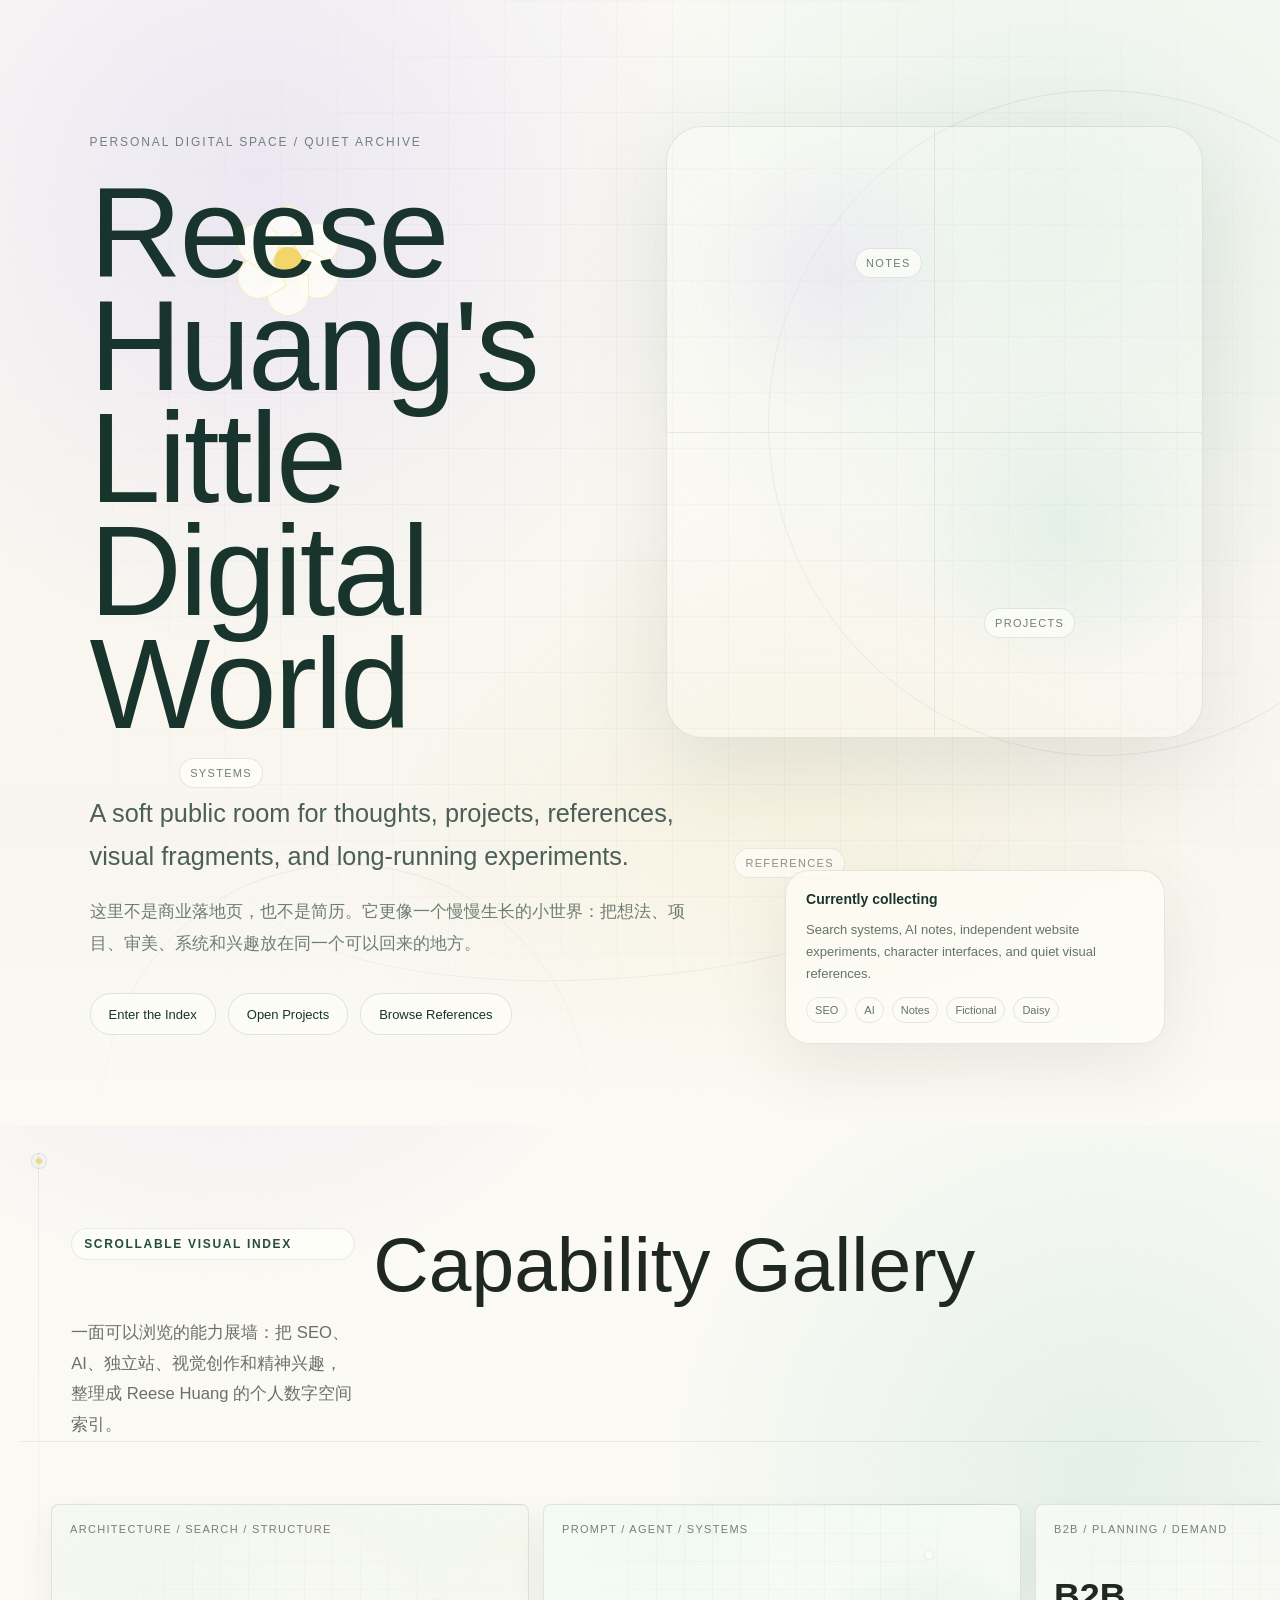
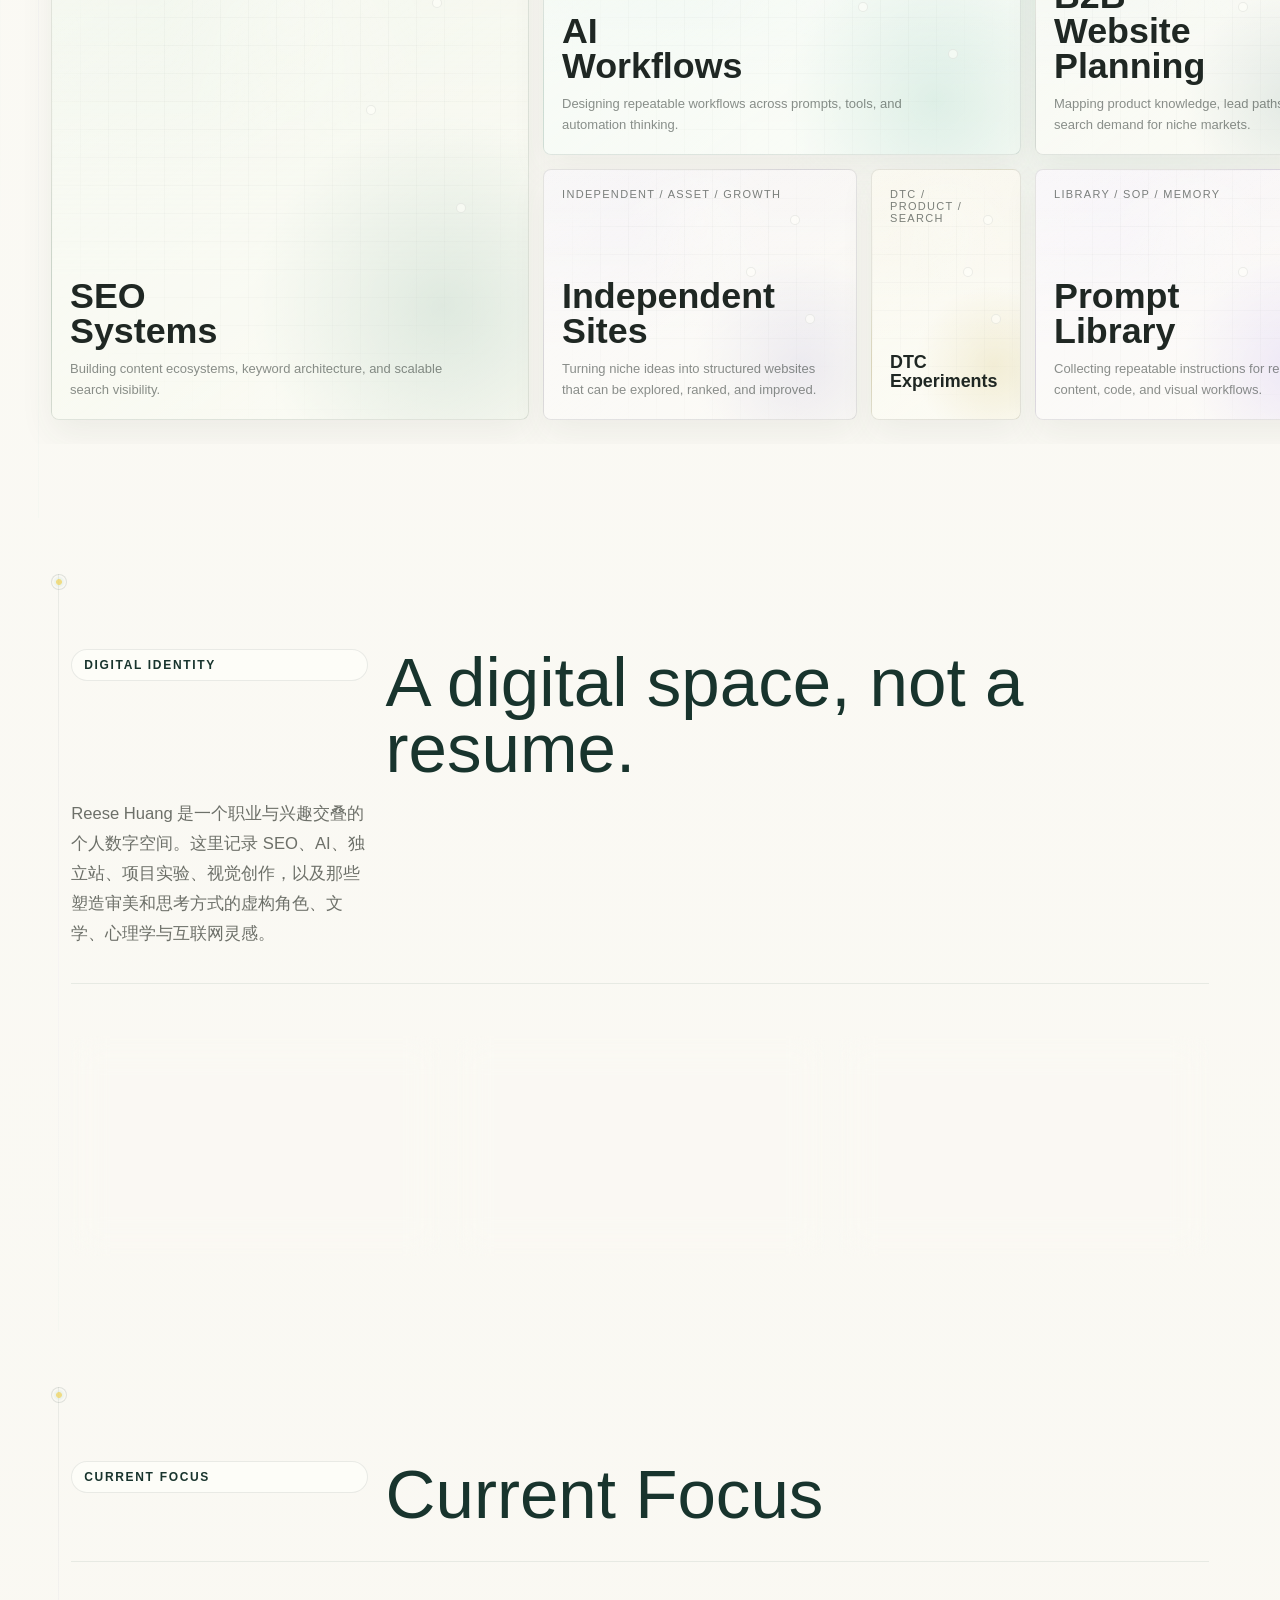
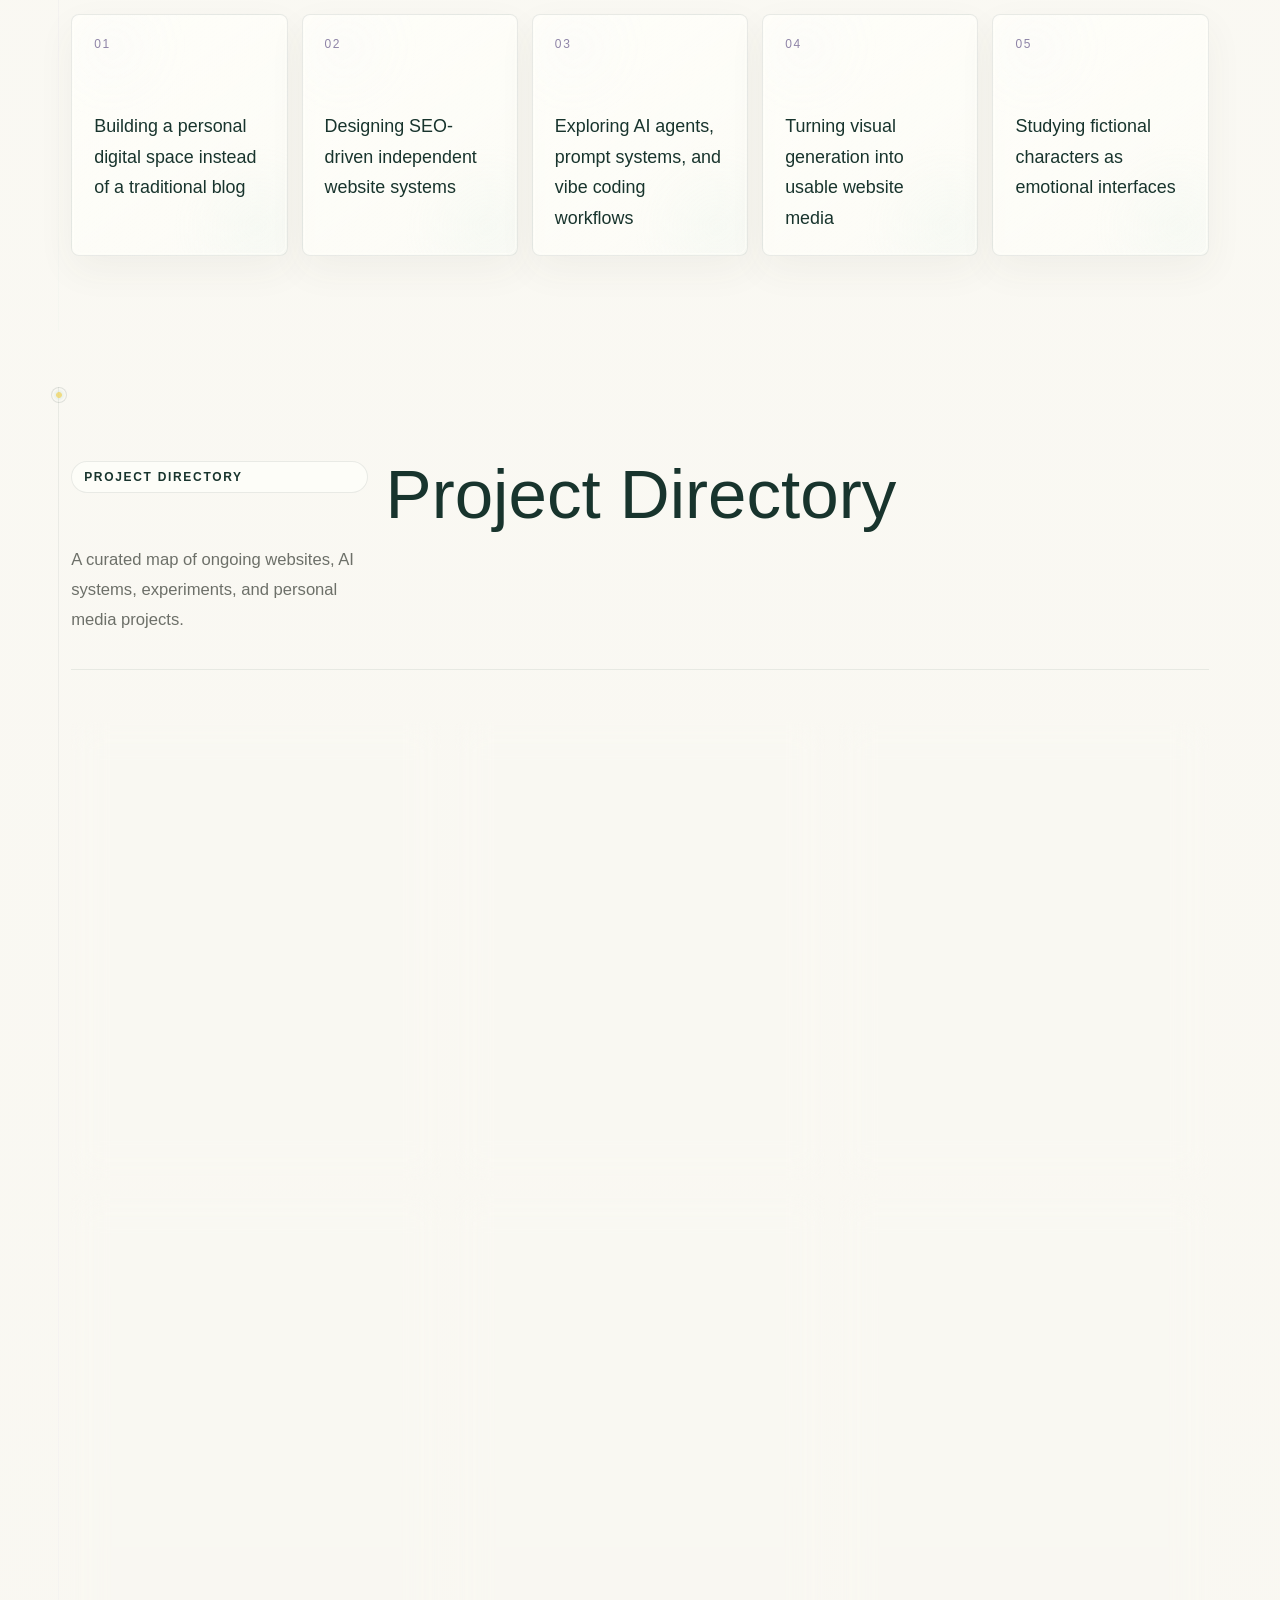
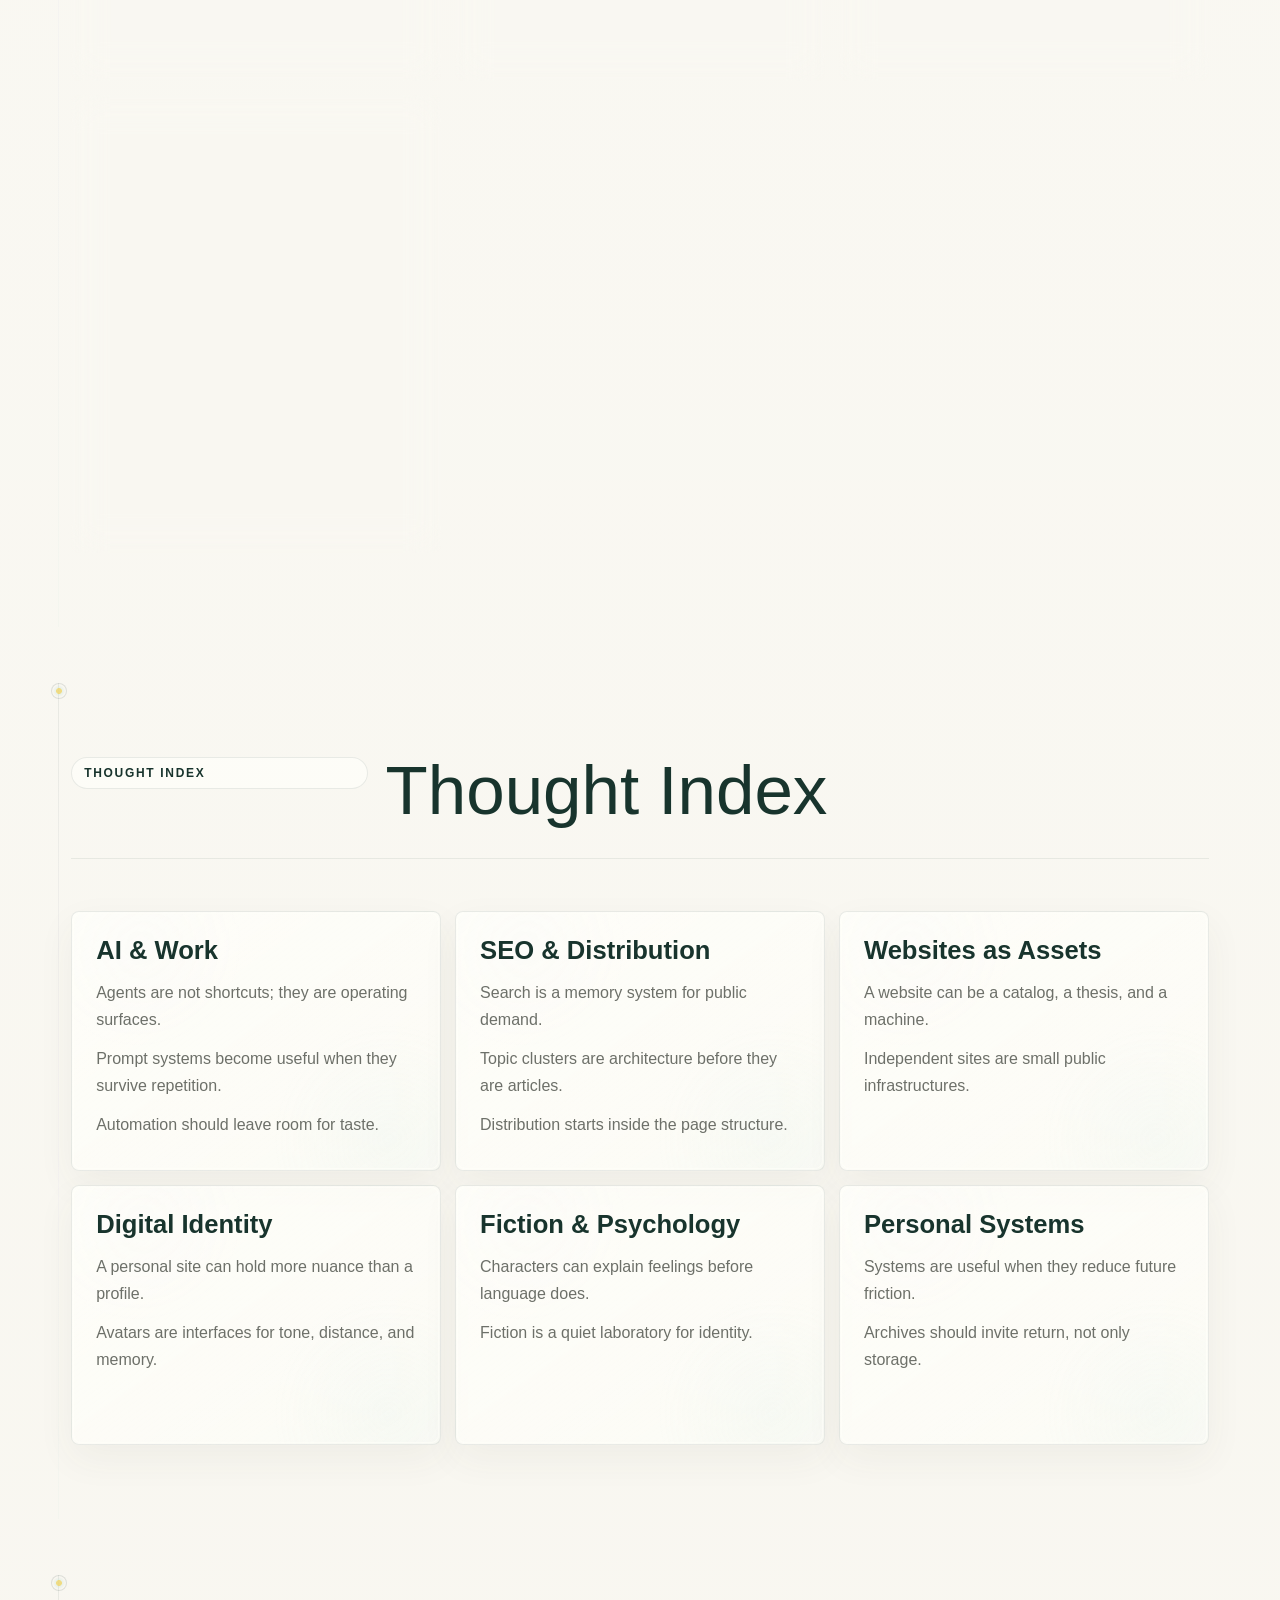
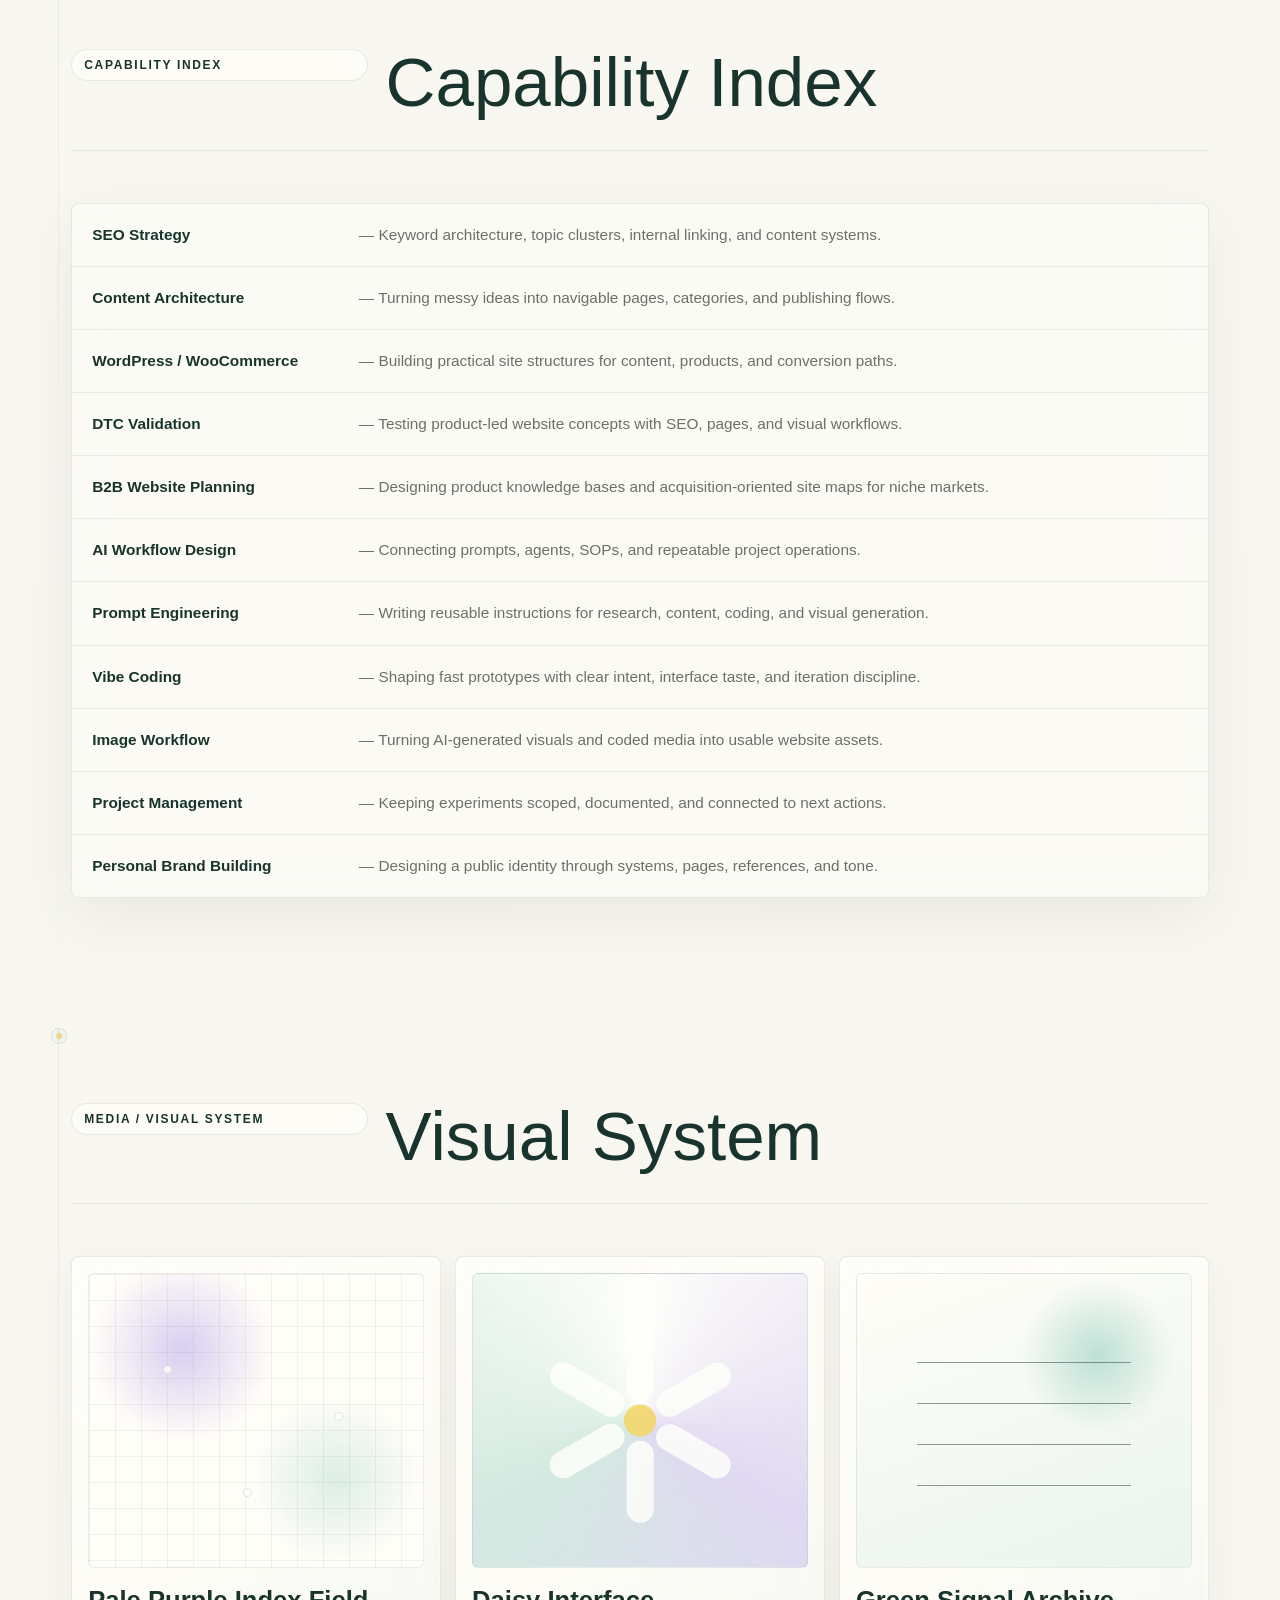
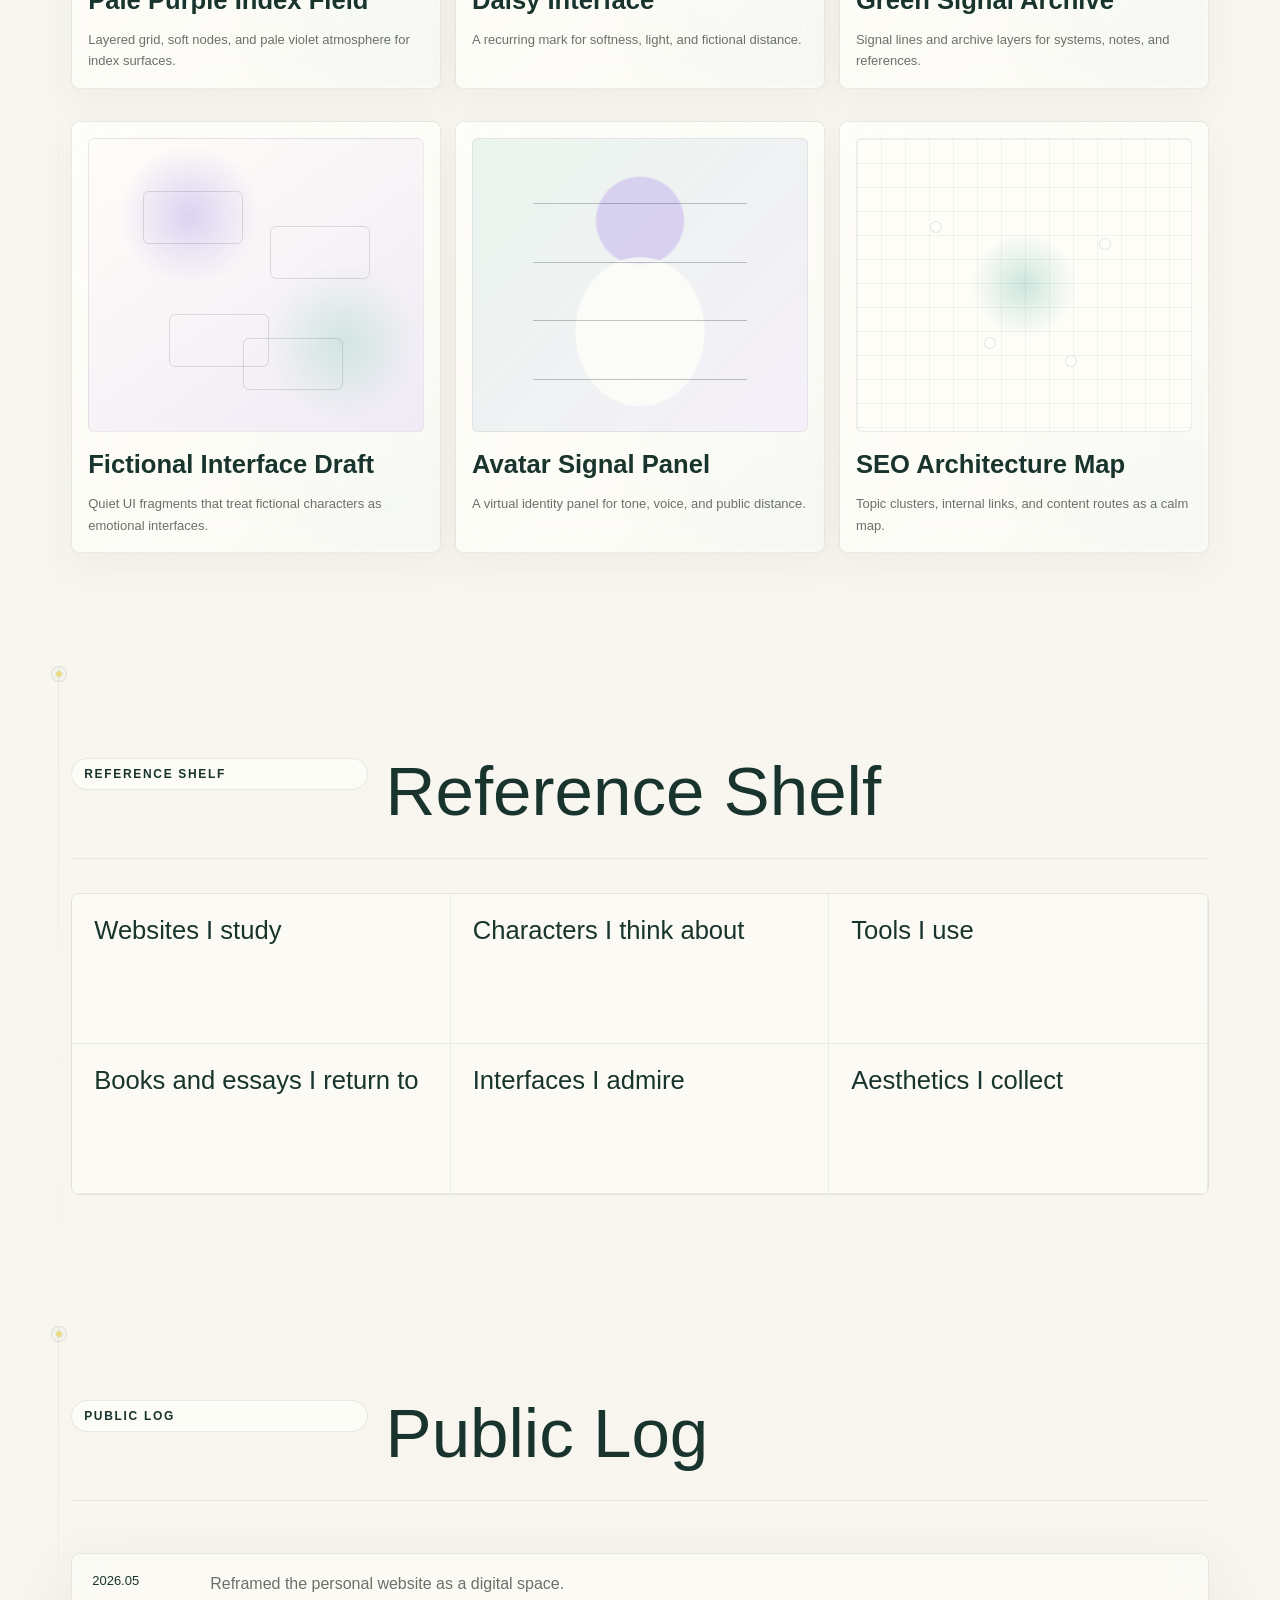
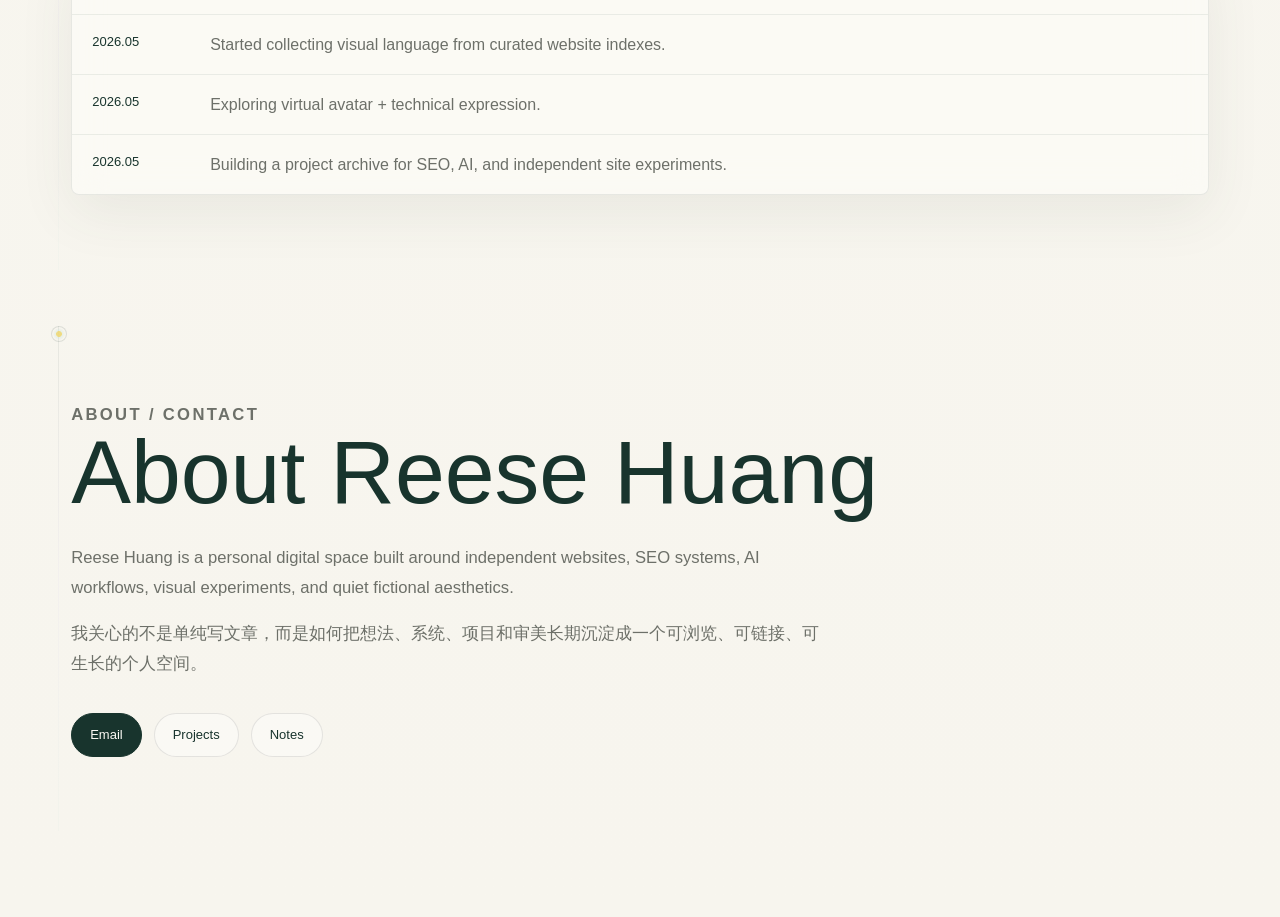
<file: reese-huang-demo/index.html>
<!DOCTYPE html>
<html lang="en">
<head>
  <meta charset="UTF-8">
  <meta name="viewport" content="width=device-width, initial-scale=1.0">
  <meta name="description" content="Reese Huang's Little Digital World - a personal digital space for thoughts, projects, references, visual fragments, and quiet experiments.">
  <title>Reese Huang's Little Digital World</title>
  <link rel="stylesheet" href="assets/css/style.css">
</head>
<body>
  <main class="reese-space">
    <section class="rh-little-world-hero" id="top" aria-label="Reese Huang little digital world">
<style>
.rh-little-world-hero,
.rh-little-world-hero * { box-sizing: border-box; }
.rh-little-world-hero {
  --rh-ink: #18342d;
  --rh-text: #27352f;
  --rh-muted: rgba(24, 52, 45, 0.62);
  --rh-line: rgba(24, 52, 45, 0.1);
  --rh-purple: #cfc3ef;
  --rh-green: #b9ded2;
  --rh-yellow: #f2d66b;
  --rh-paper: #fbfaf5;
  background:
    radial-gradient(circle at 20% 16%, rgba(207, 195, 239, 0.34), transparent 30rem),
    radial-gradient(circle at 82% 20%, rgba(185, 222, 210, 0.32), transparent 28rem),
    radial-gradient(circle at 62% 82%, rgba(242, 214, 107, 0.12), transparent 26rem),
    linear-gradient(180deg, #fbfaf5 0%, #f7f4ec 100%);
  color: var(--rh-text);
  margin-left: calc(50% - 50vw);
  margin-right: calc(50% - 50vw);
  min-height: clamp(720px, 100vh, 980px);
  overflow: clip;
  position: relative;
  width: 100vw;
}
.rh-little-world-hero::before {
  background-image:
    linear-gradient(rgba(24, 52, 45, 0.035) 1px, transparent 1px),
    linear-gradient(90deg, rgba(24, 52, 45, 0.03) 1px, transparent 1px);
  background-size: 56px 56px;
  content: "";
  inset: 0;
  mask-image: radial-gradient(circle at 56% 45%, #000 0 42%, transparent 82%);
  opacity: 0.9;
  pointer-events: none;
  position: absolute;
}
.rh-little-world-hero::after {
  background: linear-gradient(to top, rgba(251, 250, 245, 0.95), rgba(251, 250, 245, 0));
  bottom: 0;
  content: "";
  height: 28%;
  inset-inline: 0;
  pointer-events: none;
  position: absolute;
  z-index: 3;
}
.rh-world-bg {
  inset: 0;
  pointer-events: none;
  position: absolute;
  z-index: 1;
}
.rh-world-orb {
  border: 1px solid rgba(24, 52, 45, 0.08);
  border-radius: 999px;
  filter: blur(0.1px);
  position: absolute;
}
.rh-world-orb.one { height: 52vw; max-height: 760px; max-width: 760px; right: -12vw; top: 8%; width: 52vw; }
.rh-world-orb.two { bottom: -20%; height: 38vw; left: 8%; max-height: 520px; max-width: 520px; width: 38vw; }
.rh-world-window {
  background:
    linear-gradient(145deg, rgba(255,255,250,0.34), rgba(255,255,250,0.08)),
    radial-gradient(circle at 30% 24%, rgba(207,195,239,0.32), transparent 24%),
    radial-gradient(circle at 74% 66%, rgba(185,222,210,0.32), transparent 28%);
  border: 1px solid rgba(24, 52, 45, 0.1);
  border-radius: 36px;
  box-shadow: 0 32px 90px rgba(76, 89, 77, 0.13);
  height: min(68vh, 640px);
  position: absolute;
  right: clamp(20px, 6vw, 96px);
  top: clamp(96px, 14vh, 150px);
  width: min(42vw, 560px);
}
.rh-world-window::before,
.rh-world-window::after {
  background: rgba(24, 52, 45, 0.08);
  content: "";
  position: absolute;
}
.rh-world-window::before { bottom: 0; left: 50%; top: 0; width: 1px; }
.rh-world-window::after { height: 1px; left: 0; right: 0; top: 50%; }
.rh-world-daisy {
  height: 116px;
  left: 18%;
  position: absolute;
  top: 18%;
  width: 116px;
}
.rh-world-daisy span {
  background: rgba(255, 255, 250, 0.78);
  border: 1px solid rgba(242, 214, 107, 0.42);
  border-radius: 999px 999px 999px 18px;
  height: 42px;
  left: 37px;
  position: absolute;
  top: 37px;
  transform-origin: 21px 21px;
  width: 42px;
}
.rh-world-daisy span:nth-child(1) { transform: rotate(0deg) translateY(-34px); }
.rh-world-daisy span:nth-child(2) { transform: rotate(60deg) translateY(-34px); }
.rh-world-daisy span:nth-child(3) { transform: rotate(120deg) translateY(-34px); }
.rh-world-daisy span:nth-child(4) { transform: rotate(180deg) translateY(-34px); }
.rh-world-daisy span:nth-child(5) { transform: rotate(240deg) translateY(-34px); }
.rh-world-daisy span:nth-child(6) { transform: rotate(300deg) translateY(-34px); }
.rh-world-daisy i {
  background: var(--rh-yellow);
  border-radius: 999px;
  box-shadow: 0 0 28px rgba(242, 214, 107, 0.24);
  height: 28px;
  left: 44px;
  position: absolute;
  top: 44px;
  width: 28px;
}
.rh-world-path {
  border-bottom: 1px solid rgba(24, 52, 45, 0.12);
  border-radius: 50%;
  bottom: 13%;
  height: 24vw;
  left: 19%;
  max-height: 260px;
  position: absolute;
  transform: rotate(-4deg);
  width: 58vw;
}
.rh-world-node {
  align-items: center;
  background: rgba(255, 255, 250, 0.68);
  border: 1px solid rgba(24, 52, 45, 0.11);
  border-radius: 999px;
  color: rgba(24, 52, 45, 0.62);
  display: inline-flex;
  font-size: 11px;
  letter-spacing: 0.12em;
  padding: 8px 10px;
  position: absolute;
  text-transform: uppercase;
}
.rh-world-node.notes { right: 28%; top: 22%; }
.rh-world-node.projects { right: 16%; top: 54%; }
.rh-world-node.references { bottom: 22%; right: 34%; }
.rh-world-node.systems { bottom: 30%; left: 14%; }
.rh-world-shell {
  display: grid;
  grid-template-columns: minmax(0, 0.92fr) minmax(320px, 0.58fr);
  min-height: inherit;
  position: relative;
  z-index: 4;
}
.rh-world-copy {
  align-content: center;
  display: grid;
  max-width: 780px;
  padding: clamp(120px, 15vh, 180px) clamp(24px, 7vw, 110px) clamp(80px, 10vh, 120px);
}
.rh-world-kicker {
  color: rgba(24, 52, 45, 0.58);
  font-size: 12px;
  letter-spacing: 0.16em;
  margin: 0 0 28px;
  text-transform: uppercase;
}
.rh-world-title {
  color: var(--rh-ink);
  font-size: clamp(4rem, 10vw, 10.8rem);
  font-weight: 520;
  letter-spacing: -0.02em;
  line-height: 0.88;
  margin: 0;
  max-width: 980px;
}
.rh-world-title span { display: block; }
.rh-world-subtitle {
  color: rgba(24, 52, 45, 0.78);
  font-size: clamp(1.08rem, 2.1vw, 1.58rem);
  line-height: 1.7;
  margin: clamp(28px, 5vw, 52px) 0 0;
  max-width: 640px;
}
.rh-world-cn {
  color: rgba(24, 52, 45, 0.62);
  font-size: clamp(0.98rem, 1.3vw, 1.12rem);
  line-height: 1.9;
  margin: 18px 0 0;
  max-width: 660px;
}
.rh-world-links {
  display: flex;
  flex-wrap: wrap;
  gap: 12px;
  margin-top: 34px;
}
.rh-world-links a {
  align-items: center;
  background: rgba(255,255,250,0.56);
  border: 1px solid rgba(24,52,45,0.12);
  border-radius: 999px;
  color: var(--rh-ink);
  display: inline-flex;
  font-size: 13px;
  min-height: 42px;
  padding: 0 18px;
  text-decoration: none;
  transition: transform 220ms cubic-bezier(0.22,1,0.36,1), background 220ms cubic-bezier(0.22,1,0.36,1);
}
.rh-world-links a:hover { background: rgba(255,255,250,0.82); transform: translateY(-2px); }
.rh-world-side {
  align-content: end;
  display: grid;
  gap: 16px;
  padding: clamp(120px, 15vh, 180px) clamp(24px, 6vw, 92px) clamp(70px, 9vh, 110px) 0;
}
.rh-world-card {
  backdrop-filter: blur(18px);
  background: rgba(255,255,250,0.54);
  border: 1px solid rgba(24,52,45,0.1);
  border-radius: 24px;
  box-shadow: 0 24px 70px rgba(76,89,77,0.1);
  color: rgba(24,52,45,0.68);
  display: grid;
  gap: 12px;
  max-width: 380px;
  padding: 20px;
}
.rh-world-card b { color: var(--rh-ink); font-size: 14px; font-weight: 620; }
.rh-world-card p { font-size: 13px; line-height: 1.7; margin: 0; }
.rh-world-card .rh-world-mini-tags { display: flex; flex-wrap: wrap; gap: 8px; }
.rh-world-card .rh-world-mini-tags span {
  border: 1px solid rgba(24,52,45,0.1);
  border-radius: 999px;
  font-size: 11px;
  padding: 6px 8px;
}
@media (max-width: 980px) {
  .rh-little-world-hero { min-height: auto; }
  .rh-world-shell { grid-template-columns: 1fr; }
  .rh-world-copy { padding-top: 120px; }
  .rh-world-side { padding: 0 clamp(24px, 7vw, 110px) 80px; }
  .rh-world-window { opacity: 0.42; right: -16vw; width: 72vw; }
}
@media (max-width: 640px) {
  .rh-world-copy { padding: 96px 18px 42px; }
  .rh-world-side { padding: 0 18px 66px; }
  .rh-world-title { font-size: clamp(3.4rem, 17vw, 5.8rem); }
  .rh-world-subtitle { font-size: 1rem; }
  .rh-world-window { border-radius: 24px; height: 420px; top: 110px; width: 88vw; }
  .rh-world-node { display: none; }
}
@media (prefers-reduced-motion: reduce) {
  .rh-world-links a { transition: none; }
}
</style>

<div class="rh-world-bg" aria-hidden="true">
  <div class="rh-world-orb one"></div>
  <div class="rh-world-orb two"></div>
  <div class="rh-world-window"></div>
  <div class="rh-world-daisy"><span></span><span></span><span></span><span></span><span></span><span></span><i></i></div>
  <div class="rh-world-path"></div>
  <span class="rh-world-node notes">notes</span>
  <span class="rh-world-node projects">projects</span>
  <span class="rh-world-node references">references</span>
  <span class="rh-world-node systems">systems</span>
</div>

<div class="rh-world-shell">
  <div class="rh-world-copy">
    <p class="rh-world-kicker">Personal digital space / quiet archive</p>
    <h1 class="rh-world-title"><span>Reese Huang's</span><span>Little Digital World</span></h1>
    <p class="rh-world-subtitle">A soft public room for thoughts, projects, references, visual fragments, and long-running experiments.</p>
    <p class="rh-world-cn">这里不是商业落地页，也不是简历。它更像一个慢慢生长的小世界：把想法、项目、审美、系统和兴趣放在同一个可以回来的地方。</p>
    <div class="rh-world-links">
      <a href="#index">Enter the Index</a>
      <a href="/project-archive/">Open Projects</a>
      <a href="#references">Browse References</a>
    </div>
  </div>
  <div class="rh-world-side">
    <article class="rh-world-card">
      <b>Currently collecting</b>
      <p>Search systems, AI notes, independent website experiments, character interfaces, and quiet visual references.</p>
      <div class="rh-world-mini-tags"><span>SEO</span><span>AI</span><span>Notes</span><span>Fictional</span><span>Daisy</span></div>
    </article>
  </div>
</div>
</section>

    <section class="rh-gallery-section" id="index" data-reveal>
      <div class="rh-gallery-head">
        <p class="rh-eyebrow">Scrollable Visual Index</p>
        <h2>Capability Gallery</h2>
        <p>一面可以浏览的能力展墙：把 SEO、AI、独立站、视觉创作和精神兴趣，整理成 Reese Huang 的个人数字空间索引。</p>
      </div>

      <div class="rh-gallery-frame">
        <div class="rh-gallery-viewport" data-rh-gallery tabindex="0" aria-label="Scrollable capability gallery">
          <div class="rh-gallery-track">
            <a class="rh-gallery-tile rh-tile-xl" data-tone="seo" href="#systems">
              <span class="rh-tile-index">01</span>
              <span class="rh-tile-tag">Architecture / Search / Structure</span>
              <strong>SEO Systems</strong>
              <p>Building content ecosystems, keyword architecture, and scalable search visibility.</p>
              <i></i><i></i><i></i>
            </a>
            <a class="rh-gallery-tile rh-tile-lg" data-tone="ai" href="#systems">
              <span class="rh-tile-index">02</span>
              <span class="rh-tile-tag">Prompt / Agent / Systems</span>
              <strong>AI Workflows</strong>
              <p>Designing repeatable workflows across prompts, tools, and automation thinking.</p>
              <i></i><i></i><i></i>
            </a>
            <a class="rh-gallery-tile rh-tile-md" data-tone="sites" href="#projects">
              <span class="rh-tile-index">03</span>
              <span class="rh-tile-tag">Independent / Asset / Growth</span>
              <strong>Independent Sites</strong>
              <p>Turning niche ideas into structured websites that can be explored, ranked, and improved.</p>
              <i></i><i></i><i></i>
            </a>
            <a class="rh-gallery-tile rh-tile-sm" data-tone="dtc" href="projects.html#rawvanta">
              <span class="rh-tile-index">04</span>
              <span class="rh-tile-tag">DTC / Product / Search</span>
              <strong>DTC Experiments</strong>
              <p>Testing product-led pages through SEO, media, and conversion structure.</p>
              <i></i><i></i><i></i>
            </a>
            <a class="rh-gallery-tile rh-tile-md" data-tone="b2b" href="projects.html#b2b-sites">
              <span class="rh-tile-index">05</span>
              <span class="rh-tile-tag">B2B / Planning / Demand</span>
              <strong>B2B Website Planning</strong>
              <p>Mapping product knowledge, lead paths, and search demand for niche markets.</p>
              <i></i><i></i><i></i>
            </a>
            <a class="rh-gallery-tile rh-tile-md" data-tone="prompt" href="projects.html#prompt-library">
              <span class="rh-tile-index">06</span>
              <span class="rh-tile-tag">Library / SOP / Memory</span>
              <strong>Prompt Library</strong>
              <p>Collecting repeatable instructions for research, content, code, and visual workflows.</p>
              <i></i><i></i><i></i>
            </a>
            <a class="rh-gallery-tile rh-tile-sm" data-tone="agent" href="#systems">
              <span class="rh-tile-index">07</span>
              <span class="rh-tile-tag">Reasoning / Runtime / Loop</span>
              <strong>Agent Thinking</strong>
              <p>Studying how tools, memory, and intent become working systems.</p>
              <i></i><i></i><i></i>
            </a>
            <a class="rh-gallery-tile rh-tile-xl" data-tone="vibe" href="#systems">
              <span class="rh-tile-index">08</span>
              <span class="rh-tile-tag">Frontend / Experiment / Interface</span>
              <strong>Vibe Coding</strong>
              <p>Turning abstract ideas into usable, aesthetic digital interfaces with fast iteration.</p>
              <i></i><i></i><i></i>
            </a>
            <a class="rh-gallery-tile rh-tile-lg" data-tone="visual" href="#visual-system">
              <span class="rh-tile-index">09</span>
              <span class="rh-tile-tag">Image / Media / Atmosphere</span>
              <strong>Visual Generation</strong>
              <p>Translating AI-generated and coded visuals into website-ready media language.</p>
              <i></i><i></i><i></i>
            </a>
            <a class="rh-gallery-tile rh-tile-xl" data-tone="wordpress" href="#capabilities">
              <span class="rh-tile-index">10</span>
              <span class="rh-tile-tag">WordPress / Structure / Publishing</span>
              <strong>WordPress</strong>
              <p>Building editable, resilient pages that can grow from prototype into publishing system.</p>
              <i></i><i></i><i></i>
            </a>
            <a class="rh-gallery-tile rh-tile-sm" data-tone="commerce" href="#capabilities">
              <span class="rh-tile-index">11</span>
              <span class="rh-tile-tag">WooCommerce / Product / Catalog</span>
              <strong>WooCommerce</strong>
              <p>Designing calm product structures for independent commerce experiments.</p>
              <i></i><i></i><i></i>
            </a>
            <a class="rh-gallery-tile rh-tile-md" data-tone="content" href="#capabilities">
              <span class="rh-tile-index">12</span>
              <span class="rh-tile-tag">Taxonomy / Pages / Flow</span>
              <strong>Content Architecture</strong>
              <p>Making ideas searchable, navigable, and useful through page systems.</p>
              <i></i><i></i><i></i>
            </a>
            <a class="rh-gallery-tile rh-tile-lg" data-tone="ip" href="#identity">
              <span class="rh-tile-index">13</span>
              <span class="rh-tile-tag">Identity / Tone / Space</span>
              <strong>Personal IP</strong>
              <p>Composing a public digital presence through systems, references, and interface taste.</p>
              <i></i><i></i><i></i>
            </a>
            <a class="rh-gallery-tile rh-tile-md" data-tone="avatar" href="projects.html#avatar-media">
              <span class="rh-tile-index">14</span>
              <span class="rh-tile-tag">Avatar / Voice / Distance</span>
              <strong>Digital Avatar</strong>
              <p>Exploring virtual identity as a soft interface for technical and emotional expression.</p>
              <i></i><i></i><i></i>
            </a>
            <a class="rh-gallery-tile rh-tile-md" data-tone="reze" href="projects.html#rezeclaw">
              <span class="rh-tile-index">15</span>
              <span class="rh-tile-tag">Character AI / Memory / Persona</span>
              <strong>RezeClaw</strong>
              <p>A long-term character AI experiment around continuity, memory, and fictional interfaces.</p>
              <i></i><i></i><i></i>
            </a>
            <a class="rh-gallery-tile rh-tile-sm" data-tone="archive" href="projects.html">
              <span class="rh-tile-index">16</span>
              <span class="rh-tile-tag">Map / Experiments / Fragments</span>
              <strong>Project Archive</strong>
              <p>A living directory of sites, systems, and experiments.</p>
              <i></i><i></i><i></i>
            </a>
            <a class="rh-gallery-tile rh-tile-sm" data-tone="notes" href="#notes">
              <span class="rh-tile-index">17</span>
              <span class="rh-tile-tag">Thought / Index / Return</span>
              <strong>Thought Notes</strong>
              <p>Short observations that can become systems later.</p>
              <i></i><i></i><i></i>
            </a>
            <a class="rh-gallery-tile rh-tile-sm" data-tone="literature" href="#references">
              <span class="rh-tile-index">18</span>
              <span class="rh-tile-tag">Reading / Mood / Quiet</span>
              <strong>Japanese Literature</strong>
              <p>Soft reference points for tone, pause, and interior weather.</p>
              <i></i><i></i><i></i>
            </a>
            <a class="rh-gallery-tile rh-tile-md" data-tone="psychology" href="#notes">
              <span class="rh-tile-index">19</span>
              <span class="rh-tile-tag">Self / Pattern / Relation</span>
              <strong>Psychology</strong>
              <p>Using models of mind and relation as tools for clearer interfaces.</p>
              <i></i><i></i><i></i>
            </a>
            <a class="rh-gallery-tile rh-tile-md" data-tone="anime" href="#references">
              <span class="rh-tile-index">20</span>
              <span class="rh-tile-tag">Character / Feeling / Aesthetic</span>
              <strong>Anime Aesthetics</strong>
              <p>Studying fictional presence without turning the site into a fan page.</p>
              <i></i><i></i><i></i>
            </a>
            <a class="rh-gallery-tile rh-tile-sm" data-tone="daisy" href="#visual-system">
              <span class="rh-tile-index">21</span>
              <span class="rh-tile-tag">Symbol / Light / Bloom</span>
              <strong>Daisy Symbol</strong>
              <p>A small visual anchor for softness and recurrence.</p>
              <i></i><i></i><i></i>
            </a>
            <a class="rh-gallery-tile rh-tile-sm" data-tone="fictional" href="#visual-system">
              <span class="rh-tile-index">22</span>
              <span class="rh-tile-tag">Fiction / UI / Emotion</span>
              <strong>Fictional Interfaces</strong>
              <p>Interfaces that hold mood, memory, and imagined presence.</p>
              <i></i><i></i><i></i>
            </a>
            <a class="rh-gallery-tile rh-tile-sm" data-tone="lab" href="#projects">
              <span class="rh-tile-index">23</span>
              <span class="rh-tile-tag">Public / Test / Learn</span>
              <strong>Public Lab</strong>
              <p>Experiments made visible before they become finished things.</p>
              <i></i><i></i><i></i>
            </a>
            <a class="rh-gallery-tile rh-tile-sm" data-tone="shelf" href="#references">
              <span class="rh-tile-index">24</span>
              <span class="rh-tile-tag">Reference / Study / Taste</span>
              <strong>Reference Shelf</strong>
              <p>A curated shelf of influences, tools, and interface memories.</p>
              <i></i><i></i><i></i>
            </a>
          </div>
        </div>
      </div>
    </section>

    <section class="rs-section rs-identity" id="identity">
      <div class="rs-section-head" data-reveal>
        <p class="rs-kicker">Digital Identity</p>
        <h2>A digital space, not a resume.</h2>
        <p>Reese Huang 是一个职业与兴趣交叠的个人数字空间。这里记录 SEO、AI、独立站、项目实验、视觉创作，以及那些塑造审美和思考方式的虚构角色、文学、心理学与互联网灵感。</p>
      </div>
      <div class="rs-card-grid three">
        <article class="rs-card" data-reveal>
          <span>01</span>
          <h3>Builder</h3>
          <p>把想法做成网站、工具和系统</p>
        </article>
        <article class="rs-card" data-reveal>
          <span>02</span>
          <h3>Curator</h3>
          <p>整理长期影响自己的资源、审美和思想</p>
        </article>
        <article class="rs-card" data-reveal>
          <span>03</span>
          <h3>Operator</h3>
          <p>用 SEO、内容和自动化让项目持续生长</p>
        </article>
      </div>
    </section>

    <section class="rs-section" id="systems">
      <div class="rs-section-head" data-reveal>
        <p class="rs-kicker">Current Focus</p>
        <h2>Current Focus</h2>
      </div>
      <div class="rs-focus-grid">
        <article data-reveal><span>01</span><p>Building a personal digital space instead of a traditional blog</p></article>
        <article data-reveal><span>02</span><p>Designing SEO-driven independent website systems</p></article>
        <article data-reveal><span>03</span><p>Exploring AI agents, prompt systems, and vibe coding workflows</p></article>
        <article data-reveal><span>04</span><p>Turning visual generation into usable website media</p></article>
        <article data-reveal><span>05</span><p>Studying fictional characters as emotional interfaces</p></article>
      </div>
    </section>

    <section class="rs-section" id="projects">
      <div class="rs-section-head" data-reveal>
        <p class="rs-kicker">Project Directory</p>
        <h2>Project Directory</h2>
        <p>A curated map of ongoing websites, AI systems, experiments, and personal media projects.</p>
      </div>
      <div class="rs-project-grid">
        <article class="rs-project-card rs-project-reze" data-reveal>
          <div class="rs-project-cover" aria-hidden="true"><i></i><i></i><i></i><i></i></div>
          <p class="rs-type">Character AI System</p>
          <h3>RezeClaw</h3>
          <div class="rs-meta"><span>Type / AI System</span><span>Status / Active</span></div>
          <p class="rs-keywords">Character AI, Runtime Memory, Persona Design</p>
          <a href="projects.html#rezeclaw">View Project</a>
        </article>
        <article class="rs-project-card rs-project-raw" data-reveal>
          <div class="rs-project-cover" aria-hidden="true"><i></i><i></i><i></i><i></i></div>
          <p class="rs-type">SEO-driven DTC Experiment</p>
          <h3>Rawvanta / Pickleball DTC</h3>
          <div class="rs-meta"><span>Type / Independent Site</span><span>Status / Building</span></div>
          <p class="rs-keywords">DTC, Pickleball, WooCommerce, Visual Workflow</p>
          <a href="projects.html#rawvanta">View Project</a>
        </article>
        <article class="rs-project-card rs-project-b2b" data-reveal>
          <div class="rs-project-cover" aria-hidden="true"><i></i><i></i><i></i><i></i></div>
          <p class="rs-type">Independent Site Planning</p>
          <h3>B2B Website Concepts</h3>
          <div class="rs-meta"><span>Type / B2B Systems</span><span>Status / Exploring</span></div>
          <p class="rs-keywords">B2B, Product Knowledge Base, Lead Generation</p>
          <a href="projects.html#b2b-sites">View Project</a>
        </article>
        <article class="rs-project-card rs-project-love" data-reveal>
          <div class="rs-project-cover" aria-hidden="true"><i></i><i></i><i></i><i></i></div>
          <p class="rs-type">Psychology-based Web Product</p>
          <h3>Love Personality Test</h3>
          <div class="rs-meta"><span>Type / Web Product</span><span>Status / Concept</span></div>
          <p class="rs-keywords">Psychology, Relationship, Self-understanding</p>
          <a href="projects.html#love-test">View Project</a>
        </article>
        <article class="rs-project-card rs-project-prompt" data-reveal>
          <div class="rs-project-cover" aria-hidden="true"><i></i><i></i><i></i><i></i></div>
          <p class="rs-type">Personal AI Workflow Archive</p>
          <h3>Prompt Library / SOP System</h3>
          <div class="rs-meta"><span>Type / Knowledge System</span><span>Status / Active</span></div>
          <p class="rs-keywords">Prompt Engineering, Notion, SOP, AI Workflow</p>
          <a href="projects.html#prompt-library">View Project</a>
        </article>
        <article class="rs-project-card rs-project-visual" data-reveal>
          <div class="rs-project-cover" aria-hidden="true"><i></i><i></i><i></i><i></i></div>
          <p class="rs-type">AI image and media workflow</p>
          <h3>Visual Generation Lab</h3>
          <div class="rs-meta"><span>Type / Visual Workflow</span><span>Status / Active</span></div>
          <p class="rs-keywords">AI Image, Product Media, Website Visuals</p>
          <a href="projects.html#visual-lab">View Project</a>
        </article>
        <article class="rs-project-card rs-project-avatar" data-reveal>
          <div class="rs-project-cover" aria-hidden="true"><i></i><i></i><i></i><i></i></div>
          <p class="rs-type">Virtual identity experiment</p>
          <h3>Personal Avatar Media</h3>
          <div class="rs-meta"><span>Type / Personal Media</span><span>Status / Exploring</span></div>
          <p class="rs-keywords">Virtual Avatar, Technical Writing, Personal IP</p>
          <a href="projects.html#avatar-media">View Project</a>
        </article>
      </div>
    </section>

    <section class="rs-section" id="notes">
      <div class="rs-section-head" data-reveal>
        <p class="rs-kicker">Thought Index</p>
        <h2>Thought Index</h2>
      </div>
      <div class="rs-thought-grid">
        <article data-reveal>
          <h3>AI &amp; Work</h3>
          <p>Agents are not shortcuts; they are operating surfaces.</p>
          <p>Prompt systems become useful when they survive repetition.</p>
          <p>Automation should leave room for taste.</p>
        </article>
        <article data-reveal>
          <h3>SEO &amp; Distribution</h3>
          <p>Search is a memory system for public demand.</p>
          <p>Topic clusters are architecture before they are articles.</p>
          <p>Distribution starts inside the page structure.</p>
        </article>
        <article data-reveal>
          <h3>Websites as Assets</h3>
          <p>A website can be a catalog, a thesis, and a machine.</p>
          <p>Independent sites are small public infrastructures.</p>
        </article>
        <article data-reveal>
          <h3>Digital Identity</h3>
          <p>A personal site can hold more nuance than a profile.</p>
          <p>Avatars are interfaces for tone, distance, and memory.</p>
        </article>
        <article data-reveal>
          <h3>Fiction &amp; Psychology</h3>
          <p>Characters can explain feelings before language does.</p>
          <p>Fiction is a quiet laboratory for identity.</p>
        </article>
        <article data-reveal>
          <h3>Personal Systems</h3>
          <p>Systems are useful when they reduce future friction.</p>
          <p>Archives should invite return, not only storage.</p>
        </article>
      </div>
    </section>

    <section class="rs-section" id="capabilities">
      <div class="rs-section-head" data-reveal>
        <p class="rs-kicker">Capability Index</p>
        <h2>Capability Index</h2>
      </div>
      <div class="rs-capability-list">
        <p data-reveal><strong>SEO Strategy</strong> — Keyword architecture, topic clusters, internal linking, and content systems.</p>
        <p data-reveal><strong>Content Architecture</strong> — Turning messy ideas into navigable pages, categories, and publishing flows.</p>
        <p data-reveal><strong>WordPress / WooCommerce</strong> — Building practical site structures for content, products, and conversion paths.</p>
        <p data-reveal><strong>DTC Validation</strong> — Testing product-led website concepts with SEO, pages, and visual workflows.</p>
        <p data-reveal><strong>B2B Website Planning</strong> — Designing product knowledge bases and acquisition-oriented site maps for niche markets.</p>
        <p data-reveal><strong>AI Workflow Design</strong> — Connecting prompts, agents, SOPs, and repeatable project operations.</p>
        <p data-reveal><strong>Prompt Engineering</strong> — Writing reusable instructions for research, content, coding, and visual generation.</p>
        <p data-reveal><strong>Vibe Coding</strong> — Shaping fast prototypes with clear intent, interface taste, and iteration discipline.</p>
        <p data-reveal><strong>Image Workflow</strong> — Turning AI-generated visuals and coded media into usable website assets.</p>
        <p data-reveal><strong>Project Management</strong> — Keeping experiments scoped, documented, and connected to next actions.</p>
        <p data-reveal><strong>Personal Brand Building</strong> — Designing a public identity through systems, pages, references, and tone.</p>
      </div>
    </section>

    <section class="rs-section" id="visual-system">
      <div class="rs-section-head" data-reveal>
        <p class="rs-kicker">Media / Visual System</p>
        <h2>Visual System</h2>
      </div>
      <div class="rs-visual-grid">
        <article class="rs-visual-card rs-purple-field" data-reveal>
          <div class="rs-coded-media"><i></i><i></i><i></i></div>
          <h3>Pale Purple Index Field</h3>
          <p>Layered grid, soft nodes, and pale violet atmosphere for index surfaces.</p>
        </article>
        <article class="rs-visual-card rs-daisy-interface" data-reveal>
          <div class="rs-coded-media"><i></i><i></i><i></i><i></i><i></i><i></i></div>
          <h3>Daisy Interface</h3>
          <p>A recurring mark for softness, light, and fictional distance.</p>
        </article>
        <article class="rs-visual-card rs-green-archive" data-reveal>
          <div class="rs-coded-media"><i></i><i></i><i></i><i></i></div>
          <h3>Green Signal Archive</h3>
          <p>Signal lines and archive layers for systems, notes, and references.</p>
        </article>
        <article class="rs-visual-card rs-fictional-draft" data-reveal>
          <div class="rs-coded-media"><i></i><i></i><i></i><i></i></div>
          <h3>Fictional Interface Draft</h3>
          <p>Quiet UI fragments that treat fictional characters as emotional interfaces.</p>
        </article>
        <article class="rs-visual-card rs-avatar-signal" data-reveal>
          <div class="rs-coded-media"><i></i><i></i><i></i><i></i></div>
          <h3>Avatar Signal Panel</h3>
          <p>A virtual identity panel for tone, voice, and public distance.</p>
        </article>
        <article class="rs-visual-card rs-seo-map" data-reveal>
          <div class="rs-coded-media"><i></i><i></i><i></i><i></i></div>
          <h3>SEO Architecture Map</h3>
          <p>Topic clusters, internal links, and content routes as a calm map.</p>
        </article>
      </div>
    </section>

    <section class="rs-section" id="references">
      <div class="rs-section-head" data-reveal>
        <p class="rs-kicker">Reference Shelf</p>
        <h2>Reference Shelf</h2>
      </div>
      <div class="rs-shelf">
        <a href="#references" data-reveal>Websites I study</a>
        <a href="#references" data-reveal>Characters I think about</a>
        <a href="#references" data-reveal>Tools I use</a>
        <a href="#references" data-reveal>Books and essays I return to</a>
        <a href="#references" data-reveal>Interfaces I admire</a>
        <a href="#references" data-reveal>Aesthetics I collect</a>
      </div>
    </section>

    <section class="rs-section rs-log" data-reveal>
      <div class="rs-section-head">
        <p class="rs-kicker">Public Log</p>
        <h2>Public Log</h2>
      </div>
      <div class="rs-log-list">
        <p><time>2026.05</time> Reframed the personal website as a digital space.</p>
        <p><time>2026.05</time> Started collecting visual language from curated website indexes.</p>
        <p><time>2026.05</time> Exploring virtual avatar + technical expression.</p>
        <p><time>2026.05</time> Building a project archive for SEO, AI, and independent site experiments.</p>
      </div>
    </section>

    <section class="rs-section rs-about" id="about" data-reveal>
      <p class="rs-kicker">About / Contact</p>
      <h2>About Reese Huang</h2>
      <p>Reese Huang is a personal digital space built around independent websites, SEO systems, AI workflows, visual experiments, and quiet fictional aesthetics.</p>
      <p>我关心的不是单纯写文章，而是如何把想法、系统、项目和审美长期沉淀成一个可浏览、可链接、可生长的个人空间。</p>
      <div class="rs-hero-actions">
        <a class="rs-button rs-button-primary" href="mailto:hello@reesehuang.com">Email</a>
        <a class="rs-button rs-button-ghost" href="projects.html">Projects</a>
        <a class="rs-button rs-button-ghost" href="#notes">Notes</a>
      </div>
    </section>

  </main>

  <script src="assets/js/main.js"></script>
</body>
</html>
</file>
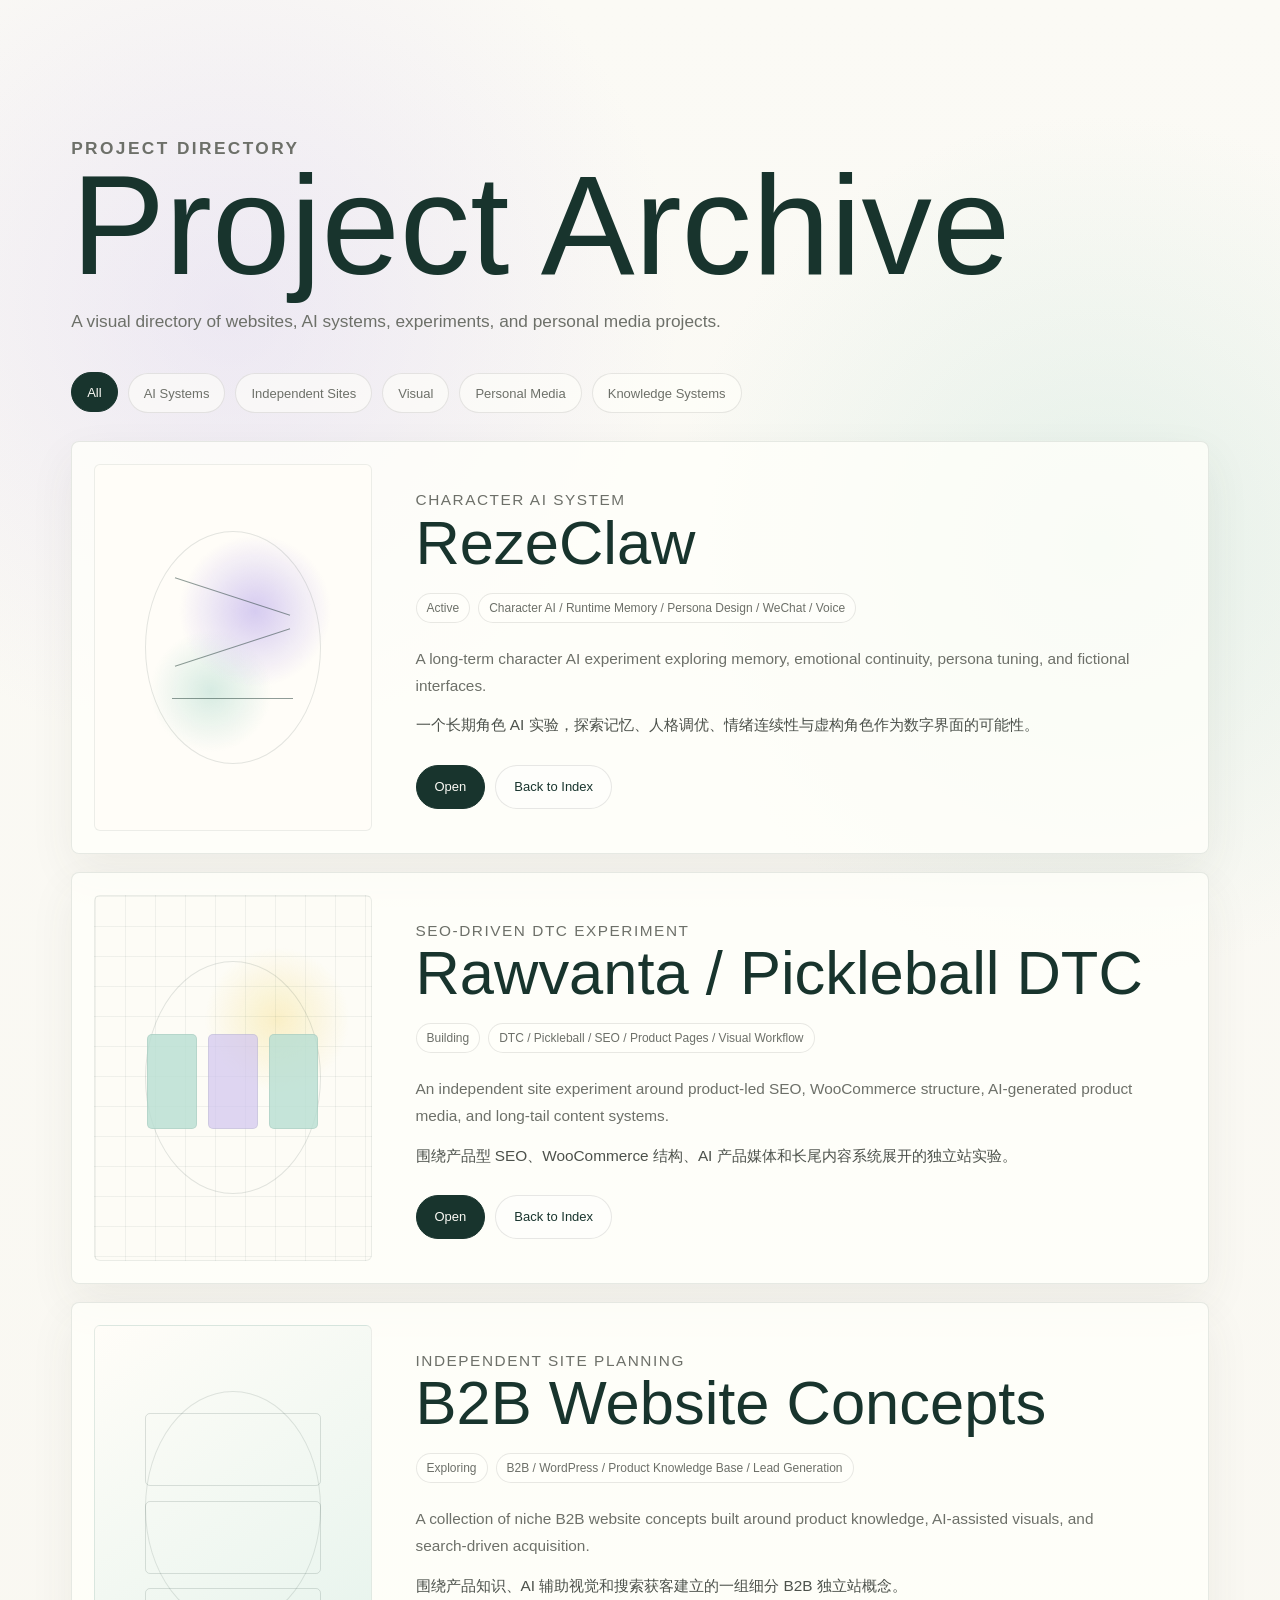
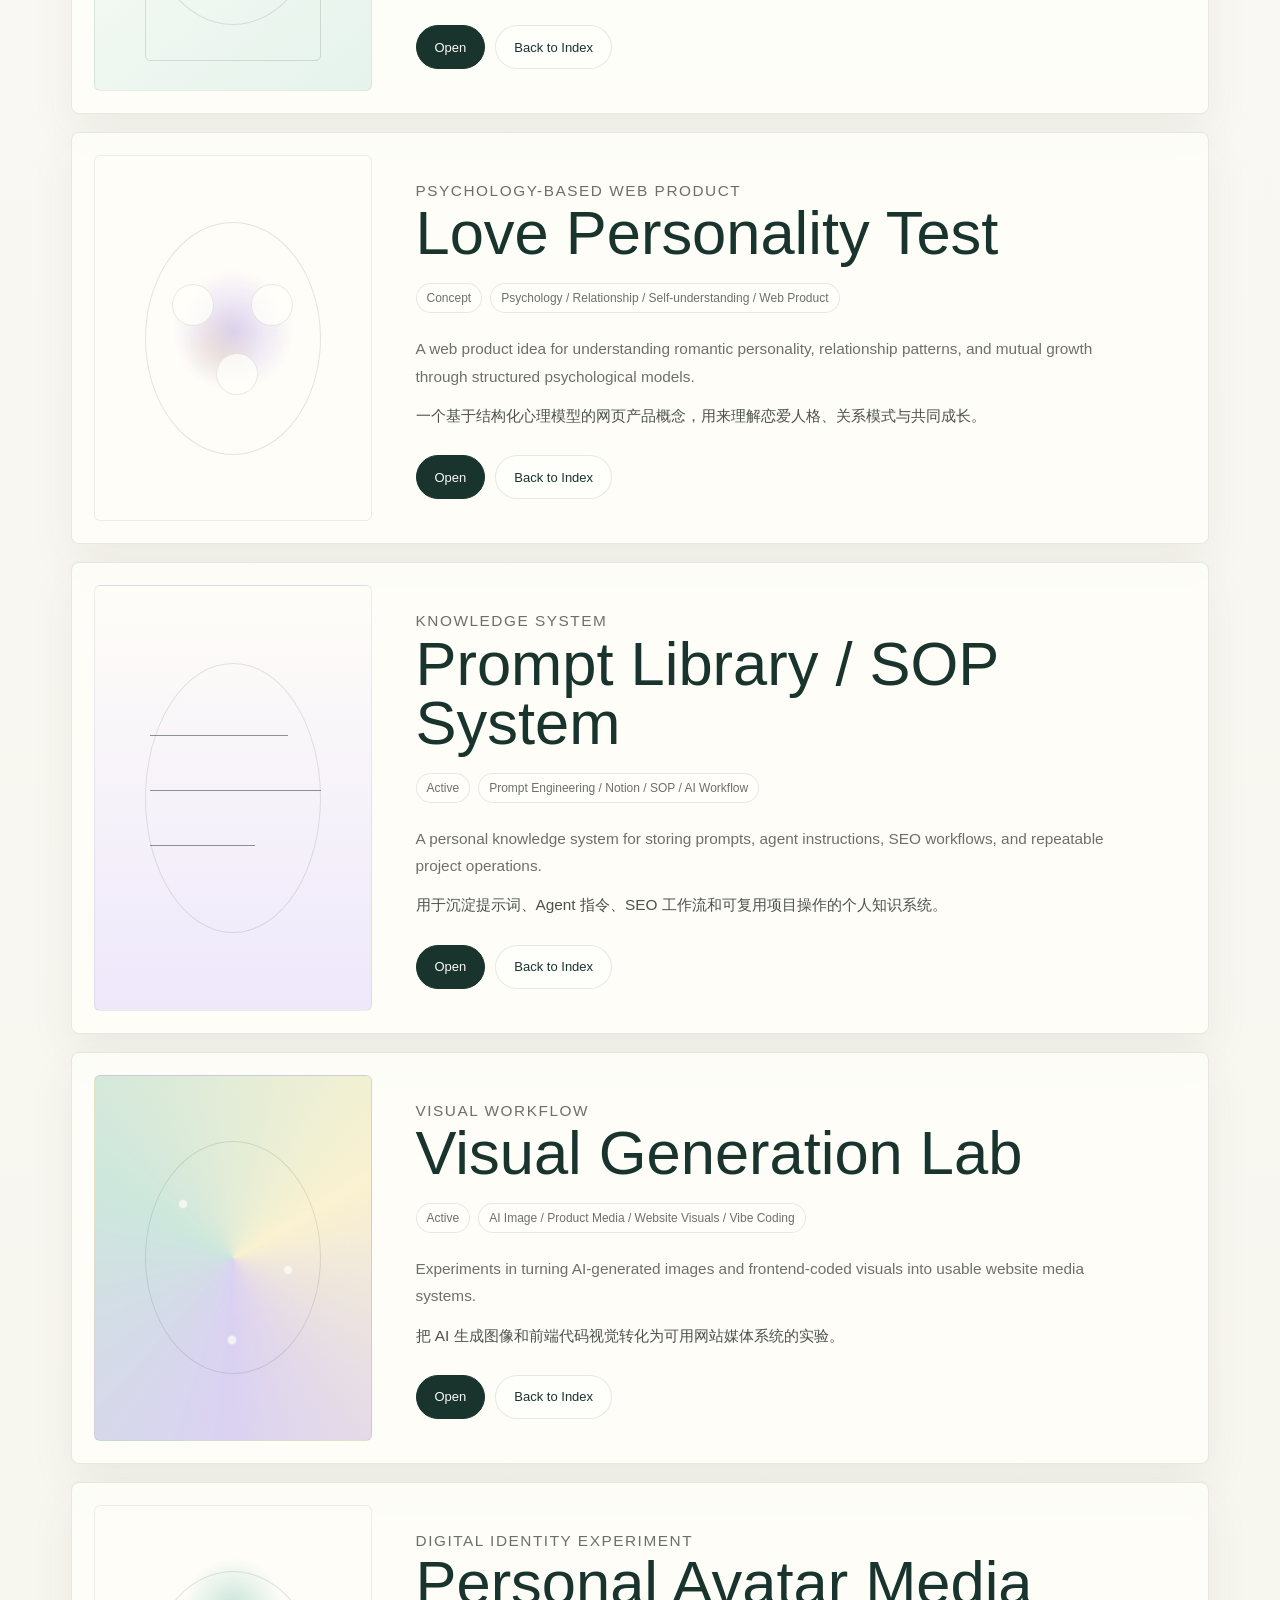
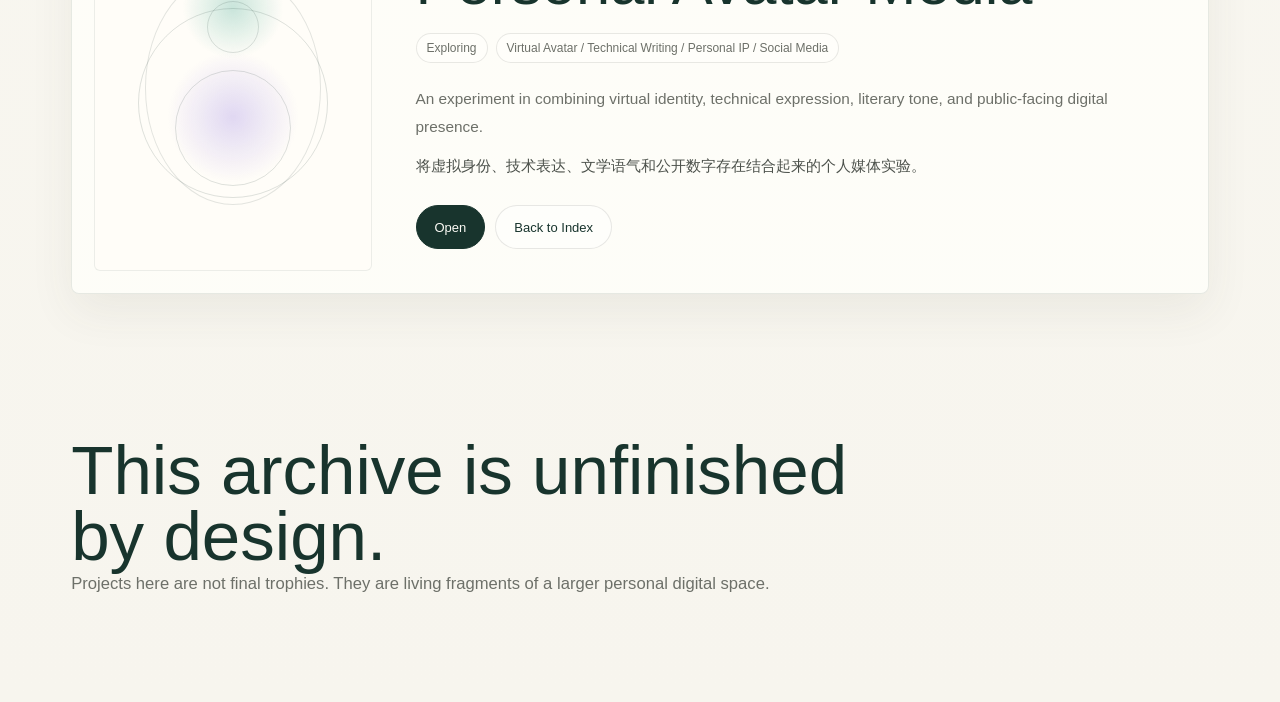
<file: reese-huang-demo/projects.html>
<!DOCTYPE html>
<html lang="en">
<head>
  <meta charset="UTF-8">
  <meta name="viewport" content="width=device-width, initial-scale=1.0">
  <meta name="description" content="Project archive for Reese Huang personal digital space.">
  <title>Project Archive | Reese Huang</title>
  <link rel="stylesheet" href="assets/css/style.css">
</head>
<body>
  <main class="reese-projects">
    <section class="rp-hero" data-reveal>
      <p class="rp-kicker">Project Directory</p>
      <h1>Project Archive</h1>
      <p>A visual directory of websites, AI systems, experiments, and personal media projects.</p>
    </section>

    <section class="rp-filter-wrap" aria-label="Project filters" data-reveal>
      <button class="rp-filter active" type="button" data-filter="all">All</button>
      <button class="rp-filter" type="button" data-filter="ai">AI Systems</button>
      <button class="rp-filter" type="button" data-filter="sites">Independent Sites</button>
      <button class="rp-filter" type="button" data-filter="visual">Visual</button>
      <button class="rp-filter" type="button" data-filter="media">Personal Media</button>
      <button class="rp-filter" type="button" data-filter="knowledge">Knowledge Systems</button>
    </section>

    <section class="rp-project-list" aria-label="Project details">
      <article class="rp-project-card" id="rezeclaw" data-category="ai media" data-reveal>
        <div class="rp-project-visual rp-visual-reze"><i></i><i></i><i></i></div>
        <div class="rp-project-copy">
          <p class="rp-type">Character AI System</p>
          <h2>RezeClaw</h2>
          <div class="rp-status"><span>Active</span><span>Character AI / Runtime Memory / Persona Design / WeChat / Voice</span></div>
          <p>A long-term character AI experiment exploring memory, emotional continuity, persona tuning, and fictional interfaces.</p>
          <p class="rp-cn">一个长期角色 AI 实验，探索记忆、人格调优、情绪连续性与虚构角色作为数字界面的可能性。</p>
          <div class="rp-actions"><a href="#rezeclaw">Open</a><a href="index.html#projects">Back to Index</a></div>
        </div>
      </article>

      <article class="rp-project-card" id="rawvanta" data-category="sites visual" data-reveal>
        <div class="rp-project-visual rp-visual-raw"><i></i><i></i><i></i></div>
        <div class="rp-project-copy">
          <p class="rp-type">SEO-driven DTC Experiment</p>
          <h2>Rawvanta / Pickleball DTC</h2>
          <div class="rp-status"><span>Building</span><span>DTC / Pickleball / SEO / Product Pages / Visual Workflow</span></div>
          <p>An independent site experiment around product-led SEO, WooCommerce structure, AI-generated product media, and long-tail content systems.</p>
          <p class="rp-cn">围绕产品型 SEO、WooCommerce 结构、AI 产品媒体和长尾内容系统展开的独立站实验。</p>
          <div class="rp-actions"><a href="#rawvanta">Open</a><a href="index.html#projects">Back to Index</a></div>
        </div>
      </article>

      <article class="rp-project-card" id="b2b-sites" data-category="sites knowledge" data-reveal>
        <div class="rp-project-visual rp-visual-b2b"><i></i><i></i><i></i></div>
        <div class="rp-project-copy">
          <p class="rp-type">Independent Site Planning</p>
          <h2>B2B Website Concepts</h2>
          <div class="rp-status"><span>Exploring</span><span>B2B / WordPress / Product Knowledge Base / Lead Generation</span></div>
          <p>A collection of niche B2B website concepts built around product knowledge, AI-assisted visuals, and search-driven acquisition.</p>
          <p class="rp-cn">围绕产品知识、AI 辅助视觉和搜索获客建立的一组细分 B2B 独立站概念。</p>
          <div class="rp-actions"><a href="#b2b-sites">Open</a><a href="index.html#projects">Back to Index</a></div>
        </div>
      </article>

      <article class="rp-project-card" id="love-test" data-category="sites media" data-reveal>
        <div class="rp-project-visual rp-visual-love"><i></i><i></i><i></i></div>
        <div class="rp-project-copy">
          <p class="rp-type">Psychology-based Web Product</p>
          <h2>Love Personality Test</h2>
          <div class="rp-status"><span>Concept</span><span>Psychology / Relationship / Self-understanding / Web Product</span></div>
          <p>A web product idea for understanding romantic personality, relationship patterns, and mutual growth through structured psychological models.</p>
          <p class="rp-cn">一个基于结构化心理模型的网页产品概念，用来理解恋爱人格、关系模式与共同成长。</p>
          <div class="rp-actions"><a href="#love-test">Open</a><a href="index.html#projects">Back to Index</a></div>
        </div>
      </article>

      <article class="rp-project-card" id="prompt-library" data-category="ai knowledge" data-reveal>
        <div class="rp-project-visual rp-visual-prompt"><i></i><i></i><i></i></div>
        <div class="rp-project-copy">
          <p class="rp-type">Knowledge System</p>
          <h2>Prompt Library / SOP System</h2>
          <div class="rp-status"><span>Active</span><span>Prompt Engineering / Notion / SOP / AI Workflow</span></div>
          <p>A personal knowledge system for storing prompts, agent instructions, SEO workflows, and repeatable project operations.</p>
          <p class="rp-cn">用于沉淀提示词、Agent 指令、SEO 工作流和可复用项目操作的个人知识系统。</p>
          <div class="rp-actions"><a href="#prompt-library">Open</a><a href="index.html#projects">Back to Index</a></div>
        </div>
      </article>

      <article class="rp-project-card" id="visual-lab" data-category="visual ai" data-reveal>
        <div class="rp-project-visual rp-visual-lab"><i></i><i></i><i></i></div>
        <div class="rp-project-copy">
          <p class="rp-type">Visual Workflow</p>
          <h2>Visual Generation Lab</h2>
          <div class="rp-status"><span>Active</span><span>AI Image / Product Media / Website Visuals / Vibe Coding</span></div>
          <p>Experiments in turning AI-generated images and frontend-coded visuals into usable website media systems.</p>
          <p class="rp-cn">把 AI 生成图像和前端代码视觉转化为可用网站媒体系统的实验。</p>
          <div class="rp-actions"><a href="#visual-lab">Open</a><a href="index.html#projects">Back to Index</a></div>
        </div>
      </article>

      <article class="rp-project-card" id="avatar-media" data-category="media visual" data-reveal>
        <div class="rp-project-visual rp-visual-avatar"><i></i><i></i><i></i></div>
        <div class="rp-project-copy">
          <p class="rp-type">Digital Identity Experiment</p>
          <h2>Personal Avatar Media</h2>
          <div class="rp-status"><span>Exploring</span><span>Virtual Avatar / Technical Writing / Personal IP / Social Media</span></div>
          <p>An experiment in combining virtual identity, technical expression, literary tone, and public-facing digital presence.</p>
          <p class="rp-cn">将虚拟身份、技术表达、文学语气和公开数字存在结合起来的个人媒体实验。</p>
          <div class="rp-actions"><a href="#avatar-media">Open</a><a href="index.html#projects">Back to Index</a></div>
        </div>
      </article>
    </section>

    <section class="rp-closing" data-reveal>
      <h2>This archive is unfinished by design.</h2>
      <p>Projects here are not final trophies. They are living fragments of a larger personal digital space.</p>
    </section>
  </main>

  <script src="assets/js/main.js"></script>
</body>
</html>
</file>
<file: reese-huang-demo/assets/css/style.css>
﻿body {
  margin: 0;
}

.reese-space,
.reese-projects {
  --rs-bg: #fbfaf5;
  --rs-panel: rgba(255, 255, 250, 0.78);
  --rs-panel-strong: #fffdf8;
  --rs-purple: #cfc3ef;
  --rs-purple-soft: #eee8fb;
  --rs-green: #b9ded2;
  --rs-green-soft: #e5f3ec;
  --rs-yellow: #f2d66b;
  --rs-ink: #20231f;
  --rs-ink-green: #18342d;
  --rs-muted: #6d7069;
  --rs-line: rgba(32, 35, 31, 0.1);
  --rs-shadow: 0 24px 70px rgba(70, 76, 62, 0.12);
  --rs-radius: 8px;
  --rs-ease: cubic-bezier(0.22, 1, 0.36, 1);
  background:
    radial-gradient(circle at 18% 8%, rgba(207, 195, 239, 0.32), transparent 28rem),
    radial-gradient(circle at 86% 14%, rgba(185, 222, 210, 0.34), transparent 27rem),
    linear-gradient(180deg, #fbfaf5 0%, #f7f5ee 100%);
  color: var(--rs-ink);
  font-family: ui-sans-serif, -apple-system, BlinkMacSystemFont, "Segoe UI", "Helvetica Neue", Arial, "Noto Sans SC", "PingFang SC", sans-serif;
  min-height: 100vh;
  overflow-x: hidden;
}

.reese-space {
  padding-top: 0;
}

.reese-space *,
.reese-projects * {
  box-sizing: border-box;
}

.reese-space a,
.reese-projects a {
  color: inherit;
  text-decoration: none;
}

body:has(.reese-space),
body:has(.reese-projects),
body.home,
body.page-id-310,
body.page-id-311 {
  background: #fbfaf5;
}

body:has(.reese-space) .site-content,
body:has(.reese-space) .content-area,
body:has(.reese-space) .site-main,
body:has(.reese-space) .inside-article,
body:has(.reese-space) .entry-content,
body:has(.reese-space) #page,
body:has(.reese-projects) .site-content,
body:has(.reese-projects) .content-area,
body:has(.reese-projects) .site-main,
body:has(.reese-projects) .inside-article,
body:has(.reese-projects) .entry-content,
body:has(.reese-projects) #page,
body.home .site-content,
body.home .content-area,
body.home .site-main,
body.home .inside-article,
body.home .entry-content,
body.home #page,
body.page-id-310 .site-content,
body.page-id-310 .content-area,
body.page-id-310 .site-main,
body.page-id-310 .inside-article,
body.page-id-310 .entry-content,
body.page-id-310 #page,
body.page-id-311 .site-content,
body.page-id-311 .content-area,
body.page-id-311 .site-main,
body.page-id-311 .inside-article,
body.page-id-311 .entry-content,
body.page-id-311 #page {
  margin: 0 !important;
  max-width: none !important;
  padding: 0 !important;
  width: 100% !important;
}

body:has(.reese-space) .entry-header,
body:has(.reese-projects) .entry-header,
body.home .entry-header,
body.page-id-310 .entry-header,
body.page-id-311 .entry-header {
  display: none;
}

body:has(.reese-space) .wp-block-html,
body:has(.reese-projects) .wp-block-html,
body.home .wp-block-html,
body.page-id-310 .wp-block-html,
body.page-id-311 .wp-block-html {
  margin: 0 !important;
  max-width: none !important;
}

body:has(.reese-space) .site-header,
body:has(.reese-projects) .site-header,
body.home .site-header,
body.page-id-310 .site-header,
body.page-id-311 .site-header {
  backdrop-filter: blur(18px);
  background:
    linear-gradient(90deg, rgba(251, 250, 245, 0.9), rgba(251, 250, 245, 0.76)),
    radial-gradient(circle at 18% 50%, rgba(207, 195, 239, 0.18), transparent 26%),
    radial-gradient(circle at 84% 50%, rgba(185, 222, 210, 0.2), transparent 30%);
  border-bottom: 1px solid rgba(32, 35, 31, 0.1) !important;
  box-shadow: 0 14px 42px rgba(38, 51, 43, 0.08) !important;
  color: #18342d !important;
  left: 0;
  position: sticky !important;
  right: 0;
  top: 0;
  width: 100% !important;
  z-index: 1000 !important;
}

body.admin-bar:has(.reese-space) .site-header,
body.admin-bar:has(.reese-projects) .site-header,
body.admin-bar.home .site-header,
body.admin-bar.page-id-310 .site-header,
body.admin-bar.page-id-311 .site-header {
  top: 32px;
}

body:has(.reese-space) .inside-header,
body:has(.reese-projects) .inside-header,
body.home .inside-header,
body.page-id-310 .inside-header,
body.page-id-311 .inside-header {
  align-items: center;
  max-width: none !important;
  padding: 14px clamp(18px, 4vw, 56px) !important;
  width: 100% !important;
}

body:has(.reese-space) .site-branding,
body:has(.reese-projects) .site-branding,
body.home .site-branding,
body.page-id-310 .site-branding,
body.page-id-311 .site-branding {
  align-items: center;
  display: flex;
  min-height: 40px;
}

body:has(.reese-space) .main-title,
body:has(.reese-projects) .main-title,
body.home .main-title,
body.page-id-310 .main-title,
body.page-id-311 .main-title {
  font-size: 14px;
  font-weight: 680;
  letter-spacing: 0.02em;
  line-height: 1;
  margin: 0;
}

body:has(.reese-space) .main-title a,
body:has(.reese-projects) .main-title a,
body.home .main-title a,
body.page-id-310 .main-title a,
body.page-id-311 .main-title a {
  color: #18342d;
}

body:has(.reese-space) .main-navigation,
body:has(.reese-projects) .main-navigation,
body.home .main-navigation,
body.page-id-310 .main-navigation,
body.page-id-311 .main-navigation {
  background: transparent !important;
}

body:has(.reese-space) .main-navigation .inside-navigation,
body:has(.reese-projects) .main-navigation .inside-navigation,
body.home .main-navigation .inside-navigation,
body.page-id-310 .main-navigation .inside-navigation,
body.page-id-311 .main-navigation .inside-navigation {
  background: transparent !important;
  max-width: none !important;
}

body:has(.reese-space) .main-navigation .main-nav ul li a,
body:has(.reese-projects) .main-navigation .main-nav ul li a,
body.home .main-navigation .main-nav ul li a,
body.page-id-310 .main-navigation .main-nav ul li a,
body.page-id-311 .main-navigation .main-nav ul li a {
  background: transparent !important;
  color: #6d7069 !important;
  font-size: 13px;
  line-height: 40px;
  padding-left: clamp(9px, 1.2vw, 16px);
  padding-right: clamp(9px, 1.2vw, 16px);
  transition: color 220ms cubic-bezier(0.22, 1, 0.36, 1), transform 220ms cubic-bezier(0.22, 1, 0.36, 1);
}

body:has(.reese-space) .main-navigation .main-nav ul li:hover > a,
body:has(.reese-projects) .main-navigation .main-nav ul li:hover > a,
body.home .main-navigation .main-nav ul li:hover > a,
body.page-id-310 .main-navigation .main-nav ul li:hover > a,
body.page-id-311 .main-navigation .main-nav ul li:hover > a,
body:has(.reese-space) .main-navigation .main-nav ul li[class*="current-menu-"] > a,
body:has(.reese-projects) .main-navigation .main-nav ul li[class*="current-menu-"] > a,
body.home .main-navigation .main-nav ul li[class*="current-menu-"] > a,
body.page-id-310 .main-navigation .main-nav ul li[class*="current-menu-"] > a,
body.page-id-311 .main-navigation .main-nav ul li[class*="current-menu-"] > a {
  background: transparent !important;
  color: #18342d !important;
}

body:has(.reese-space) .main-navigation .main-nav ul li:hover > a,
body:has(.reese-projects) .main-navigation .main-nav ul li:hover > a,
body.home .main-navigation .main-nav ul li:hover > a,
body.page-id-310 .main-navigation .main-nav ul li:hover > a,
body.page-id-311 .main-navigation .main-nav ul li:hover > a {
  transform: translateY(-1px);
}

body:has(.reese-space) .menu-toggle,
body:has(.reese-projects) .menu-toggle,
body.home .menu-toggle,
body.page-id-310 .menu-toggle,
body.page-id-311 .menu-toggle {
  background: rgba(255, 255, 250, 0.6);
  border: 1px solid rgba(32, 35, 31, 0.1);
  border-radius: 999px;
  color: #18342d;
  line-height: 38px;
  padding: 0 14px;
}

body:has(.reese-space) .site-footer,
body:has(.reese-projects) .site-footer,
body.home .site-footer,
body.page-id-310 .site-footer,
body.page-id-311 .site-footer,
body:has(.reese-space) .footer-widgets,
body:has(.reese-projects) .footer-widgets,
body.home .footer-widgets,
body.page-id-310 .footer-widgets,
body.page-id-311 .footer-widgets,
body:has(.reese-space) .site-info,
body:has(.reese-projects) .site-info,
body.home .site-info,
body.page-id-310 .site-info,
body.page-id-311 .site-info {
  background:
    linear-gradient(145deg, rgba(255, 255, 250, 0.74), rgba(255, 255, 250, 0.46)),
    radial-gradient(circle at 12% 18%, rgba(207, 195, 239, 0.2), transparent 30%),
    radial-gradient(circle at 92% 88%, rgba(185, 222, 210, 0.22), transparent 34%);
  background-color: #fbfaf5 !important;
  border-top: 1px solid rgba(24, 52, 45, 0.1) !important;
  color: #18342d !important;
  margin: 0 !important;
  width: 100% !important;
}

body:has(.reese-space) .footer-widgets,
body:has(.reese-projects) .footer-widgets,
body.home .footer-widgets,
body.page-id-310 .footer-widgets,
body.page-id-311 .footer-widgets {
  display: none !important;
}

body:has(.reese-space) .inside-site-info,
body:has(.reese-projects) .inside-site-info,
body.home .inside-site-info,
body.page-id-310 .inside-site-info,
body.page-id-311 .inside-site-info {
  align-items: center;
  display: flex;
  justify-content: space-between;
  max-width: none !important;
  min-height: 116px;
  padding: 28px clamp(18px, 4vw, 56px) !important;
  width: 100% !important;
}

body:has(.reese-space) .copyright-bar,
body:has(.reese-projects) .copyright-bar,
body.home .copyright-bar,
body.page-id-310 .copyright-bar,
body.page-id-311 .copyright-bar {
  color: rgba(24, 52, 45, 0.62) !important;
  font-size: 12px;
  letter-spacing: 0.08em;
  line-height: 1.6;
  text-align: left;
  text-transform: uppercase;
}

body:has(.reese-space) .copyright-bar:not(:has(.rh-footer-title)),
body:has(.reese-projects) .copyright-bar:not(:has(.rh-footer-title)),
body.home .copyright-bar:not(:has(.rh-footer-title)),
body.page-id-310 .copyright-bar:not(:has(.rh-footer-title)),
body.page-id-311 .copyright-bar:not(:has(.rh-footer-title)) {
  color: transparent !important;
  font-size: 0;
}

body:has(.reese-space) .copyright-bar:not(:has(.rh-footer-title))::before,
body:has(.reese-projects) .copyright-bar:not(:has(.rh-footer-title))::before,
body.home .copyright-bar:not(:has(.rh-footer-title))::before,
body.page-id-310 .copyright-bar:not(:has(.rh-footer-title))::before,
body.page-id-311 .copyright-bar:not(:has(.rh-footer-title))::before {
  color: #18342d;
  content: "Reese Huang";
  display: block;
  font-size: clamp(1.35rem, 3vw, 2.6rem);
  font-weight: 520;
  letter-spacing: 0;
  line-height: 1;
  text-transform: none;
}

body:has(.reese-space) .copyright-bar:not(:has(.rh-footer-title))::after,
body:has(.reese-projects) .copyright-bar:not(:has(.rh-footer-title))::after,
body.home .copyright-bar:not(:has(.rh-footer-title))::after,
body.page-id-310 .copyright-bar:not(:has(.rh-footer-title))::after,
body.page-id-311 .copyright-bar:not(:has(.rh-footer-title))::after {
  color: rgba(24, 52, 45, 0.62);
  content: "Personal Digital Space / SEO, AI, Independent Sites, and Quiet Experiments. © 2026";
  display: block;
  font-size: 12px;
  letter-spacing: 0.08em;
  line-height: 1.6;
  margin-top: 10px;
  text-transform: uppercase;
}

body:has(.reese-space) .copyright-bar .rh-footer-title,
body:has(.reese-projects) .copyright-bar .rh-footer-title,
body.home .copyright-bar .rh-footer-title,
body.page-id-310 .copyright-bar .rh-footer-title,
body.page-id-311 .copyright-bar .rh-footer-title {
  color: #18342d;
  display: block;
  font-size: clamp(1.35rem, 3vw, 2.6rem);
  font-weight: 520;
  letter-spacing: 0;
  line-height: 1;
  text-transform: none;
}

body:has(.reese-space) .copyright-bar .rh-footer-line,
body:has(.reese-projects) .copyright-bar .rh-footer-line,
body.home .copyright-bar .rh-footer-line,
body.page-id-310 .copyright-bar .rh-footer-line,
body.page-id-311 .copyright-bar .rh-footer-line {
  color: rgba(24, 52, 45, 0.62);
  display: block;
  font-size: 12px;
  letter-spacing: 0.08em;
  line-height: 1.6;
  margin-top: 10px;
  text-transform: uppercase;
}

body:is(.page-id-396, .page-id-397) {
  background: #fbfaf5;
}

body:is(.page-id-396, .page-id-397) :is(.site-content, .content-area, .site-main, .inside-article, .entry-content, #page) {
  margin: 0 !important;
  max-width: none !important;
  padding: 0 !important;
  width: 100% !important;
}

body:is(.page-id-396, .page-id-397) :is(.entry-header) {
  display: none;
}

body:is(.page-id-396, .page-id-397) .wp-block-html {
  margin: 0 !important;
  max-width: none !important;
}

body:is(.page-id-396, .page-id-397) .site-header {
  backdrop-filter: blur(18px);
  background:
    linear-gradient(90deg, rgba(251, 250, 245, 0.9), rgba(251, 250, 245, 0.76)),
    radial-gradient(circle at 18% 50%, rgba(207, 195, 239, 0.18), transparent 26%),
    radial-gradient(circle at 84% 50%, rgba(185, 222, 210, 0.2), transparent 30%);
  background-color: #fbfaf5 !important;
  border-bottom: 1px solid rgba(32, 35, 31, 0.1) !important;
  box-shadow: 0 14px 42px rgba(38, 51, 43, 0.08) !important;
  color: #18342d !important;
  left: 0;
  position: sticky !important;
  right: 0;
  top: 0;
  width: 100% !important;
  z-index: 1000 !important;
}

body.admin-bar:is(.page-id-396, .page-id-397) .site-header {
  top: 32px;
}

body:is(.page-id-396, .page-id-397) .inside-header {
  align-items: center;
  max-width: none !important;
  padding: 14px clamp(18px, 4vw, 56px) !important;
  width: 100% !important;
}

body:is(.page-id-396, .page-id-397) .main-navigation,
body:is(.page-id-396, .page-id-397) .main-navigation .inside-navigation {
  background: transparent !important;
  max-width: none !important;
}

body:is(.page-id-396, .page-id-397) .main-navigation .main-nav ul li a {
  background: transparent !important;
  color: #6d7069 !important;
  font-size: 13px;
  line-height: 40px;
  padding-left: clamp(9px, 1.2vw, 16px);
  padding-right: clamp(9px, 1.2vw, 16px);
}

body:is(.page-id-396, .page-id-397) .main-navigation .main-nav ul li:hover > a,
body:is(.page-id-396, .page-id-397) .main-navigation .main-nav ul li[class*="current-menu-"] > a {
  background: transparent !important;
  color: #18342d !important;
}

body:has(.reese-space) .site-header,
body:has(.reese-projects) .site-header,
body.home .site-header,
body:is(.page-id-396, .page-id-397) .site-header {
  background:
    linear-gradient(90deg, rgba(251, 250, 245, 0.86), rgba(251, 250, 245, 0.72)),
    radial-gradient(circle at 8% 50%, rgba(207, 195, 239, 0.16), transparent 24%),
    radial-gradient(circle at 86% 50%, rgba(185, 222, 210, 0.18), transparent 28%) !important;
}

body:has(.reese-space) .inside-header,
body:has(.reese-projects) .inside-header,
body.home .inside-header,
body:is(.page-id-396, .page-id-397) .inside-header {
  gap: 24px;
  min-height: 68px;
}

body:has(.reese-space) .site-branding,
body:has(.reese-projects) .site-branding,
body.home .site-branding,
body:is(.page-id-396, .page-id-397) .site-branding {
  gap: 14px;
  min-width: min(32vw, 320px);
}

body:has(.reese-space) .site-branding::after,
body:has(.reese-projects) .site-branding::after,
body.home .site-branding::after,
body:is(.page-id-396, .page-id-397) .site-branding::after {
  color: rgba(24, 52, 45, 0.48);
  content: "Personal Digital Space";
  font-size: 11px;
  letter-spacing: 0.16em;
  line-height: 1;
  text-transform: uppercase;
}

body:has(.reese-space) .main-title a,
body:has(.reese-projects) .main-title a,
body.home .main-title a,
body:is(.page-id-396, .page-id-397) .main-title a {
  color: transparent !important;
  display: inline-flex;
  font-size: 0 !important;
  line-height: 1;
  position: relative;
}

body:has(.reese-space) .main-title a::before,
body:has(.reese-projects) .main-title a::before,
body.home .main-title a::before,
body:is(.page-id-396, .page-id-397) .main-title a::before {
  color: #18342d;
  content: "RH";
  font-size: clamp(1.55rem, 2.4vw, 2.15rem);
  font-weight: 640;
  letter-spacing: 0.08em;
}

body:has(.reese-space) .main-navigation .main-nav > ul,
body:has(.reese-projects) .main-navigation .main-nav > ul,
body.home .main-navigation .main-nav > ul,
body:is(.page-id-396, .page-id-397) .main-navigation .main-nav > ul {
  align-items: center;
  display: flex;
  gap: clamp(12px, 1.7vw, 26px);
}

body:has(.reese-space) .main-navigation .main-nav ul li,
body:has(.reese-projects) .main-navigation .main-nav ul li,
body.home .main-navigation .main-nav ul li,
body:is(.page-id-396, .page-id-397) .main-navigation .main-nav ul li {
  position: relative;
}

body:has(.reese-space) .main-navigation .main-nav ul li a,
body:has(.reese-projects) .main-navigation .main-nav ul li a,
body.home .main-navigation .main-nav ul li a,
body:is(.page-id-396, .page-id-397) .main-navigation .main-nav ul li a {
  border-radius: 999px;
  color: rgba(24, 52, 45, 0.64) !important;
  letter-spacing: 0;
  line-height: 32px;
  padding: 0 0 !important;
  position: relative;
  transition: color 220ms cubic-bezier(0.22, 1, 0.36, 1), transform 220ms cubic-bezier(0.22, 1, 0.36, 1);
}

body:has(.reese-space) .main-navigation .main-nav ul li a::after,
body:has(.reese-projects) .main-navigation .main-nav ul li a::after,
body.home .main-navigation .main-nav ul li a::after,
body:is(.page-id-396, .page-id-397) .main-navigation .main-nav ul li a::after {
  background: #cfc3ef;
  bottom: 2px;
  content: "";
  height: 1px;
  left: 0;
  opacity: 0;
  position: absolute;
  right: 0;
  transform: scaleX(0.4);
  transform-origin: center;
  transition: opacity 220ms cubic-bezier(0.22, 1, 0.36, 1), transform 220ms cubic-bezier(0.22, 1, 0.36, 1);
}

body:has(.reese-space) .main-navigation .main-nav ul li:hover > a,
body:has(.reese-projects) .main-navigation .main-nav ul li:hover > a,
body.home .main-navigation .main-nav ul li:hover > a,
body:is(.page-id-396, .page-id-397) .main-navigation .main-nav ul li:hover > a,
body:has(.reese-space) .main-navigation .main-nav ul li[class*="current-menu-"] > a,
body:has(.reese-projects) .main-navigation .main-nav ul li[class*="current-menu-"] > a,
body.home .main-navigation .main-nav ul li[class*="current-menu-"] > a,
body:is(.page-id-396, .page-id-397) .main-navigation .main-nav ul li[class*="current-menu-"] > a {
  color: #18342d !important;
}

body:has(.reese-space) .main-navigation .main-nav ul li:hover > a::after,
body:has(.reese-projects) .main-navigation .main-nav ul li:hover > a::after,
body.home .main-navigation .main-nav ul li:hover > a::after,
body:is(.page-id-396, .page-id-397) .main-navigation .main-nav ul li:hover > a::after,
body:has(.reese-space) .main-navigation .main-nav ul li[class*="current-menu-"] > a::after,
body:has(.reese-projects) .main-navigation .main-nav ul li[class*="current-menu-"] > a::after,
body.home .main-navigation .main-nav ul li[class*="current-menu-"] > a::after,
body:is(.page-id-396, .page-id-397) .main-navigation .main-nav ul li[class*="current-menu-"] > a::after {
  opacity: 1;
  transform: scaleX(1);
}

body:is(.page-id-396, .page-id-397) :is(.site-footer, .footer-widgets, .site-info) {
  background:
    linear-gradient(145deg, rgba(255, 255, 250, 0.74), rgba(255, 255, 250, 0.46)),
    radial-gradient(circle at 12% 18%, rgba(207, 195, 239, 0.2), transparent 30%),
    radial-gradient(circle at 92% 88%, rgba(185, 222, 210, 0.22), transparent 34%);
  background-color: #fbfaf5 !important;
  border-top: 1px solid rgba(24, 52, 45, 0.1) !important;
  color: #18342d !important;
  margin: 0 !important;
  width: 100% !important;
}

body:is(.page-id-396, .page-id-397) .footer-widgets {
  display: none !important;
}

body:is(.page-id-396, .page-id-397) .inside-site-info {
  align-items: center;
  display: flex;
  justify-content: space-between;
  max-width: none !important;
  min-height: 116px;
  padding: 28px clamp(18px, 4vw, 56px) !important;
  width: 100% !important;
}

body:is(.page-id-396, .page-id-397) .copyright-bar:not(:has(.rh-footer-title)) {
  color: transparent !important;
  font-size: 0;
}

body:is(.page-id-396, .page-id-397) .copyright-bar:not(:has(.rh-footer-title))::before {
  color: #18342d;
  content: "Reese Huang";
  display: block;
  font-size: clamp(1.35rem, 3vw, 2.6rem);
  font-weight: 520;
  letter-spacing: 0;
  line-height: 1;
  text-transform: none;
}

body:is(.page-id-396, .page-id-397) .copyright-bar:not(:has(.rh-footer-title))::after {
  color: rgba(24, 52, 45, 0.62);
  content: "Personal Digital Space / SEO, AI, Independent Sites, and Quiet Experiments. © 2026";
  display: block;
  font-size: 12px;
  letter-spacing: 0.08em;
  line-height: 1.6;
  margin-top: 10px;
  text-transform: uppercase;
}

.reese-space .rs-section,
.reese-space .rh-gallery-section,
.reese-space .rs-about {
  scroll-margin-top: 110px;
}

.reese-space > .rh-gallery-section,
.reese-space > .rs-section,
.reese-space > .rs-about {
  position: relative;
}

.reese-space .rh-gallery-section,
.reese-space .rs-section,
.reese-space .rs-about {
  position: relative;
}

.reese-space > .rh-gallery-section::before,
.reese-space > .rs-section::before,
.reese-space > .rs-about::before,
.reese-space .rh-gallery-section::before,
.reese-space .rs-section::before,
.reese-space .rs-about::before {
  background: linear-gradient(180deg, rgba(24, 52, 45, 0.18), rgba(207, 195, 239, 0.22), rgba(185, 222, 210, 0.18));
  content: "";
  height: calc(100% - 56px);
  left: clamp(18px, 3vw, 44px);
  opacity: 0.42;
  position: absolute;
  top: 28px;
  width: 1px;
}

.reese-space > .rh-gallery-section::after,
.reese-space > .rs-section::after,
.reese-space > .rs-about::after,
.reese-space .rh-gallery-section::after,
.reese-space .rs-section::after,
.reese-space .rs-about::after {
  background:
    radial-gradient(circle, rgba(242, 214, 107, 0.8) 0 28%, transparent 31%),
    radial-gradient(circle, rgba(185, 222, 210, 0.55), transparent 62%);
  border: 1px solid rgba(24, 52, 45, 0.12);
  border-radius: 999px;
  content: "";
  height: 14px;
  left: calc(clamp(18px, 3vw, 44px) - 7px);
  position: absolute;
  top: 28px;
  width: 14px;
}

.reese-space .rs-section-head,
.reese-space .rh-gallery-head {
  border-bottom: 1px solid rgba(24, 52, 45, 0.08);
  padding-bottom: clamp(22px, 3vw, 34px);
}

.reese-space .rs-section-head .rs-kicker,
.reese-space .rh-eyebrow {
  align-self: start;
  background: rgba(255, 255, 250, 0.66);
  border: 1px solid rgba(24, 52, 45, 0.09);
  border-radius: 999px;
  display: inline-flex;
  padding: 8px 12px;
}

.reese-space .rs-card,
.reese-space .rs-focus-item,
.reese-space .rs-project-card,
.reese-space .rs-thought-group,
.reese-space .rs-visual-card,
.reese-space .rs-shelf-group,
.reese-space .rs-log-list,
.reese-space .rs-capability-list {
  backdrop-filter: blur(16px);
  background:
    linear-gradient(145deg, rgba(255, 255, 250, 0.76), rgba(255, 255, 250, 0.44)),
    radial-gradient(circle at 100% 0%, rgba(207, 195, 239, 0.13), transparent 34%),
    radial-gradient(circle at 0% 100%, rgba(185, 222, 210, 0.13), transparent 34%);
  box-shadow: 0 18px 56px rgba(70, 76, 62, 0.08);
}

.reese-space .rs-card:hover,
.reese-space .rs-focus-item:hover,
.reese-space .rs-project-card:hover,
.reese-space .rs-thought-group:hover,
.reese-space .rs-visual-card:hover,
.reese-space .rs-shelf-group:hover {
  border-color: rgba(24, 52, 45, 0.18);
  box-shadow: 0 24px 70px rgba(70, 76, 62, 0.12);
}

.reese-space .rs-hero,
.reese-projects .rp-hero {
  display: grid;
  gap: clamp(34px, 6vw, 84px);
  grid-template-columns: minmax(0, 1fr) minmax(280px, 0.82fr);
  margin: 0 auto;
  max-width: 1240px;
  min-height: calc(100vh - 74px);
  padding: clamp(70px, 9vw, 128px) clamp(18px, 4vw, 56px) clamp(54px, 8vw, 92px);
}

.reese-projects .rp-hero {
  display: block;
  min-height: auto;
  padding-bottom: 36px;
}

.reese-space .rs-kicker,
.reese-projects .rp-kicker {
  color: var(--rs-ink-green);
  font-size: 12px;
  font-weight: 720;
  letter-spacing: 0.14em;
  margin: 0 0 18px;
  text-transform: uppercase;
}

.reese-space .rs-hero h1,
.reese-projects .rp-hero h1 {
  color: var(--rs-ink-green);
  font-size: clamp(4.1rem, 13vw, 11.8rem);
  font-weight: 520;
  letter-spacing: 0;
  line-height: 0.88;
  margin: 0;
}

.reese-projects .rp-hero h1 {
  font-size: clamp(3.8rem, 11vw, 9.5rem);
}

.reese-space .rs-subtitle {
  color: var(--rs-muted);
  font-size: clamp(1.1rem, 2vw, 1.5rem);
  margin: clamp(20px, 3vw, 34px) 0 0;
}

.reese-space .rs-hero-cn,
.reese-space .rs-hero-en,
.reese-projects .rp-hero p {
  color: var(--rs-muted);
  font-size: clamp(1rem, 1.35vw, 1.18rem);
  line-height: 1.8;
  margin: 18px 0 0;
  max-width: 720px;
}

.reese-space .rs-hero-en {
  color: #4c514b;
  max-width: 650px;
}

.reese-space .rs-hero-actions {
  display: flex;
  flex-wrap: wrap;
  gap: 12px;
  margin-top: 34px;
}

.reese-space .rs-button,
.reese-projects .rp-actions a {
  align-items: center;
  border: 1px solid var(--rs-line);
  border-radius: 999px;
  display: inline-flex;
  font-size: 13px;
  justify-content: center;
  min-height: 44px;
  padding: 0 18px;
  transition: transform 240ms var(--rs-ease), background 240ms var(--rs-ease), border-color 240ms var(--rs-ease), color 240ms var(--rs-ease);
}

.reese-space .rs-button:hover,
.reese-projects .rp-actions a:hover {
  transform: translateY(-2px);
}

.reese-space .rs-button-primary,
.reese-projects .rp-actions a:first-child {
  background: var(--rs-ink-green);
  border-color: var(--rs-ink-green);
  color: #fbfaf5;
}

.reese-space .rs-button-ghost,
.reese-projects .rp-actions a:last-child {
  background: rgba(255, 255, 255, 0.38);
  color: var(--rs-ink-green);
}

.reese-space .rs-hero-visual {
  align-self: center;
  aspect-ratio: 0.84;
  background:
    linear-gradient(135deg, rgba(255, 255, 255, 0.66), rgba(255, 255, 255, 0.26)),
    radial-gradient(circle at 30% 25%, rgba(207, 195, 239, 0.82), transparent 28%),
    radial-gradient(circle at 70% 68%, rgba(185, 222, 210, 0.86), transparent 30%);
  border: 1px solid rgba(255, 255, 255, 0.72);
  border-radius: 8px;
  box-shadow: var(--rs-shadow);
  min-height: 450px;
  overflow: hidden;
  position: relative;
}

.reese-space .rs-hero-visual::before,
.reese-space .rs-hero-visual::after {
  content: "";
  inset: 28px;
  position: absolute;
}

.reese-space .rs-hero-visual::before {
  background-image:
    linear-gradient(rgba(24, 52, 45, 0.08) 1px, transparent 1px),
    linear-gradient(90deg, rgba(24, 52, 45, 0.08) 1px, transparent 1px);
  background-size: 34px 34px;
  mask-image: radial-gradient(circle, #000 0 52%, transparent 78%);
}

.reese-space .rs-hero-visual::after {
  border: 1px solid rgba(24, 52, 45, 0.12);
  border-radius: 50%;
}

.reese-space .rs-glow-field {
  animation: rs-drift 12s var(--rs-ease) infinite alternate;
  background:
    radial-gradient(circle at 30% 40%, rgba(255, 255, 255, 0.82), transparent 12%),
    radial-gradient(circle at 65% 55%, rgba(242, 214, 107, 0.38), transparent 10%);
  inset: 0;
  position: absolute;
}

.reese-space .rs-avatar-silhouette {
  background:
    radial-gradient(circle at 50% 20%, rgba(251, 250, 245, 0.92) 0 16%, transparent 16.6%),
    radial-gradient(ellipse at 50% 72%, rgba(251, 250, 245, 0.74) 0 34%, transparent 34.8%),
    linear-gradient(180deg, rgba(207, 195, 239, 0.32), rgba(185, 222, 210, 0.26));
  border: 1px solid rgba(24, 52, 45, 0.09);
  border-radius: 999px 999px 48% 48%;
  box-shadow: inset 0 0 0 18px rgba(255, 255, 250, 0.18), 0 24px 70px rgba(76, 89, 77, 0.12);
  height: 48%;
  left: 50%;
  overflow: hidden;
  position: absolute;
  top: 48%;
  transform: translate(-50%, -50%);
  width: 38%;
  z-index: 1;
}

.reese-space .rs-avatar-silhouette span {
  background: rgba(24, 52, 45, 0.18);
  height: 1px;
  left: 22%;
  position: absolute;
  right: 22%;
}

.reese-space .rs-avatar-silhouette span:nth-child(1) { top: 38%; }
.reese-space .rs-avatar-silhouette span:nth-child(2) { top: 52%; }
.reese-space .rs-avatar-silhouette span:nth-child(3) { top: 66%; }

.reese-space .rs-hero-panel {
  background: rgba(255, 255, 250, 0.58);
  border: 1px solid rgba(24, 52, 45, 0.1);
  border-radius: 8px;
  box-shadow: 0 18px 42px rgba(76, 89, 77, 0.09);
  display: grid;
  gap: 6px;
  min-width: 132px;
  padding: 12px 14px;
  position: absolute;
  z-index: 3;
}

.reese-space .rs-hero-panel span {
  color: rgba(24, 52, 45, 0.48);
  font-size: 10px;
  letter-spacing: 0.14em;
}

.reese-space .rs-hero-panel b {
  color: var(--rs-ink-green);
  font-size: 13px;
  font-weight: 560;
}

.reese-space .rs-hero-panel-a {
  left: 8%;
  top: 58%;
}

.reese-space .rs-hero-panel-b {
  bottom: 14%;
  right: 9%;
}

.reese-space .rs-orbit {
  border: 1px solid rgba(24, 52, 45, 0.16);
  border-radius: 50%;
  position: absolute;
}

.reese-space .rs-orbit-one {
  height: 70%;
  left: 14%;
  top: 12%;
  transform: rotate(-18deg);
  width: 70%;
}

.reese-space .rs-orbit-two {
  height: 46%;
  right: 12%;
  top: 28%;
  transform: rotate(26deg);
  width: 46%;
}

.reese-space .rs-index-node {
  background: rgba(251, 250, 245, 0.64);
  border: 1px solid rgba(24, 52, 45, 0.12);
  border-radius: 999px;
  color: var(--rs-ink-green);
  font-size: 11px;
  letter-spacing: 0.12em;
  padding: 7px 10px;
  position: absolute;
  text-transform: uppercase;
}

.reese-space .node-a { left: 18%; top: 22%; }
.reese-space .node-b { right: 18%; top: 20%; }
.reese-space .node-c { left: 24%; bottom: 23%; }
.reese-space .node-d { right: 20%; bottom: 18%; }

.reese-space .rs-daisy-mark {
  height: 86px;
  left: 50%;
  position: absolute;
  top: 50%;
  transform: translate(-50%, -50%);
  width: 86px;
}

.reese-space .rs-daisy-mark::after {
  background: var(--rs-yellow);
  border-radius: 50%;
  content: "";
  height: 20px;
  left: 33px;
  position: absolute;
  top: 33px;
  width: 20px;
}

.reese-space .rs-daisy-mark span {
  background: rgba(255, 255, 250, 0.82);
  border: 1px solid rgba(24, 52, 45, 0.08);
  border-radius: 999px;
  height: 34px;
  left: 34px;
  position: absolute;
  top: 4px;
  transform-origin: 9px 39px;
  width: 18px;
}

.reese-space .rs-daisy-mark span:nth-child(2) { transform: rotate(60deg); }
.reese-space .rs-daisy-mark span:nth-child(3) { transform: rotate(120deg); }
.reese-space .rs-daisy-mark span:nth-child(4) { transform: rotate(180deg); }
.reese-space .rs-daisy-mark span:nth-child(5) { transform: rotate(240deg); }
.reese-space .rs-daisy-mark span:nth-child(6) { transform: rotate(300deg); }

.reese-space .rs-visual-caption {
  bottom: 24px;
  color: rgba(24, 52, 45, 0.62);
  font-size: 11px;
  left: 24px;
  letter-spacing: 0.12em;
  position: absolute;
  right: 24px;
  text-transform: uppercase;
}

.reese-space .rs-section,
.reese-projects .rp-filter-wrap,
.reese-projects .rp-project-list,
.reese-projects .rp-closing {
  margin: 0 auto;
  max-width: 1240px;
  padding: clamp(54px, 8vw, 104px) clamp(18px, 4vw, 56px);
}

.reese-space .rs-section-head {
  display: grid;
  gap: 18px;
  grid-template-columns: minmax(180px, 0.36fr) minmax(0, 1fr);
  margin-bottom: clamp(28px, 5vw, 52px);
}

.reese-space .rs-section-head h2,
.reese-projects .rp-closing h2 {
  color: var(--rs-ink-green);
  font-size: clamp(2.1rem, 5.4vw, 5.9rem);
  font-weight: 520;
  letter-spacing: 0;
  line-height: 0.96;
  margin: 0;
  max-width: 830px;
}

.reese-space .rs-section-head p:not(.rs-kicker),
.reese-space .rs-about p,
.reese-projects .rp-closing p {
  color: var(--rs-muted);
  font-size: clamp(0.98rem, 1.3vw, 1.12rem);
  line-height: 1.8;
  margin: 0;
  max-width: 760px;
}

.reese-space .rs-index-wall {
  border-bottom: 1px solid var(--rs-line);
  border-top: 1px solid var(--rs-line);
  display: flex;
  flex-wrap: wrap;
  gap: 0;
  padding: clamp(18px, 3vw, 32px) 0;
}

.reese-space .rs-index-wall a {
  border-right: 1px solid var(--rs-line);
  color: rgba(24, 52, 45, 0.72);
  font-size: clamp(1.35rem, 3vw, 3.15rem);
  font-weight: 520;
  line-height: 1;
  margin: 8px 0;
  padding: 8px clamp(12px, 2vw, 24px) 8px 0;
  position: relative;
  transition: color 220ms var(--rs-ease), transform 220ms var(--rs-ease);
}

.reese-space .rs-index-wall a:nth-child(3n) {
  color: rgba(104, 91, 139, 0.68);
  font-size: clamp(1.05rem, 2.15vw, 2.45rem);
}

.reese-space .rs-index-wall a:nth-child(5n) {
  color: rgba(37, 95, 78, 0.7);
}

.reese-space .rs-index-wall a::after {
  background: var(--rs-yellow);
  border-radius: 999px;
  color: var(--rs-ink);
  content: attr(data-label);
  font-size: 10px;
  left: 0;
  opacity: 0;
  padding: 4px 8px;
  position: absolute;
  top: -14px;
  transform: translateY(4px);
  transition: opacity 220ms var(--rs-ease), transform 220ms var(--rs-ease);
}

.reese-space .rs-index-wall a:hover {
  color: var(--rs-ink-green);
  transform: translateY(-4px);
  z-index: 2;
}

.reese-space .rs-index-wall a:hover::after {
  opacity: 1;
  transform: translateY(0);
}

.rh-gallery-section {
  --rh-bg: #fbfaf5;
  --rh-panel: rgba(255, 255, 250, 0.72);
  --rh-ink: #1f2723;
  --rh-muted: #6b7068;
  --rh-line: rgba(31, 39, 35, 0.1);
  --rh-purple: #cfc3ef;
  --rh-green: #b9ded2;
  --rh-yellow: #f1d66b;
  --rh-shadow: 0 24px 70px rgba(56, 67, 56, 0.12);
  margin: 0 auto;
  max-width: 100%;
  overflow: hidden;
  padding: clamp(58px, 8vw, 112px) 0;
}

.rh-gallery-section *,
.rh-gallery-section *::before,
.rh-gallery-section *::after {
  box-sizing: border-box;
}

.rh-gallery-section a {
  color: inherit;
  text-decoration: none;
}

.rh-gallery-section .rh-gallery-head {
  display: grid;
  gap: 18px;
  grid-template-columns: minmax(180px, 0.34fr) minmax(0, 1fr);
  margin: 0 auto clamp(30px, 5vw, 54px);
  max-width: 1240px;
  padding: 0 clamp(18px, 4vw, 56px);
}

.rh-gallery-section .rh-gallery-head h2 {
  color: var(--rh-ink);
  font-size: clamp(2.25rem, 6vw, 6.4rem);
  font-weight: 520;
  letter-spacing: 0;
  line-height: 0.94;
  margin: 0;
}

.rh-gallery-section .rh-gallery-head p:not(.rh-eyebrow) {
  color: var(--rh-muted);
  font-size: clamp(1rem, 1.3vw, 1.12rem);
  line-height: 1.85;
  margin: 0;
  max-width: 780px;
}

.rh-gallery-section .rh-eyebrow {
  color: #254c42;
  font-size: 12px;
  font-weight: 720;
  letter-spacing: 0.14em;
  margin: 0;
  text-transform: uppercase;
}

.rh-gallery-section .rh-gallery-frame {
  margin: 0 auto;
  max-width: 100%;
  position: relative;
}

.rh-gallery-section .rh-gallery-viewport {
  cursor: default;
  margin: 0 auto;
  overflow-x: hidden;
  overflow-y: hidden;
  padding: 8px clamp(18px, 4vw, 56px) 24px;
  overscroll-behavior-x: contain;
  scroll-behavior: auto;
  scrollbar-width: none;
  touch-action: pan-y;
}

.rh-gallery-section .rh-gallery-viewport::-webkit-scrollbar {
  display: none;
}

.rh-gallery-section .rh-gallery-viewport:active {
  cursor: default;
}

.rh-gallery-section .rh-gallery-viewport:focus-visible {
  outline: 1px solid rgba(37, 76, 66, 0.48);
  outline-offset: 4px;
}

.rh-gallery-section .rh-gallery-track {
  --rh-loop-distance: 50%;
  display: grid;
  gap: 14px;
  grid-auto-columns: 150px;
  grid-auto-flow: column dense;
  grid-template-rows: repeat(2, minmax(170px, 1fr));
  min-height: 460px;
  transform: translate3d(0, 0, 0);
  width: max-content;
  will-change: transform;
}

.rh-gallery-section .rh-gallery-track.is-auto-loop {
  animation: rh-gallery-marquee 38s linear infinite;
}

.rh-gallery-section .rh-gallery-viewport.is-gallery-paused .rh-gallery-track.is-auto-loop,
.rh-gallery-section .rh-gallery-viewport:focus-within .rh-gallery-track.is-auto-loop {
  animation-play-state: paused;
}

.rh-gallery-section .rh-gallery-tile {
  --tile-a: #e8f0e6;
  --tile-b: #f8f4e8;
  --tile-c: #c8ded1;
  background:
    linear-gradient(145deg, rgba(255, 255, 250, 0.72), rgba(255, 255, 250, 0.36)),
    radial-gradient(circle at 22% 18%, var(--tile-a), transparent 32%),
    radial-gradient(circle at 82% 78%, var(--tile-c), transparent 34%),
    linear-gradient(135deg, var(--tile-a), var(--tile-b));
  border: 1px solid rgba(31, 39, 35, 0.1);
  border-radius: 8px;
  box-shadow: 0 14px 34px rgba(56, 67, 56, 0.07);
  contain: layout paint style;
  display: flex;
  flex-direction: column;
  isolation: isolate;
  justify-content: flex-end;
  min-width: 0;
  overflow: hidden;
  padding: 18px;
  position: relative;
  transform: translateZ(0);
  transition: border-color 220ms cubic-bezier(0.22, 1, 0.36, 1), box-shadow 220ms cubic-bezier(0.22, 1, 0.36, 1), transform 220ms cubic-bezier(0.22, 1, 0.36, 1);
  will-change: transform;
}

.rh-gallery-section .rh-gallery-tile[aria-hidden="true"] {
  pointer-events: none;
}

.rh-gallery-section .rh-gallery-tile::before {
  background-image:
    linear-gradient(rgba(31, 39, 35, 0.06) 1px, transparent 1px),
    linear-gradient(90deg, rgba(31, 39, 35, 0.06) 1px, transparent 1px);
  background-size: 28px 28px;
  content: "";
  inset: 0;
  mask-image: radial-gradient(circle at 50% 50%, #000 0 48%, transparent 82%);
  opacity: 0.55;
  position: absolute;
  z-index: -2;
}

.rh-gallery-section .rh-gallery-tile::after {
  background:
    linear-gradient(180deg, rgba(255, 255, 250, 0) 0%, rgba(255, 255, 250, 0.72) 72%),
    radial-gradient(circle at 50% 20%, rgba(255, 255, 250, 0.42), transparent 28%);
  content: "";
  inset: 0;
  opacity: 0.58;
  position: absolute;
  transition: opacity 260ms cubic-bezier(0.22, 1, 0.36, 1);
  z-index: -1;
}

.rh-gallery-section .rh-gallery-tile:focus-visible {
  outline: 2px solid rgba(37, 76, 66, 0.48);
  outline-offset: 3px;
}

.rh-gallery-section .rh-gallery-tile:hover {
  border-color: rgba(31, 39, 35, 0.2);
  box-shadow: 0 20px 54px rgba(56, 67, 56, 0.12);
  transform: translate3d(0, -5px, 0);
}

.rh-gallery-section .rh-gallery-tile:hover::after {
  opacity: 0.34;
}

.rh-gallery-section .rh-tile-xl {
  grid-column: span 3;
  grid-row: span 2;
  min-width: 450px;
}

.rh-gallery-section .rh-tile-lg {
  grid-column: span 3;
  grid-row: span 1;
  min-width: 450px;
}

.rh-gallery-section .rh-tile-md {
  grid-column: span 2;
  grid-row: span 1;
  min-width: 300px;
}

.rh-gallery-section .rh-tile-sm {
  grid-column: span 1;
  grid-row: span 1;
  min-width: 150px;
}

.rh-gallery-section .rh-tile-index,
.rh-gallery-section .rh-tile-tag {
  color: rgba(31, 39, 35, 0.58);
  font-size: 11px;
  letter-spacing: 0.12em;
  text-transform: uppercase;
}

.rh-gallery-section .rh-tile-index {
  display: none;
}

.rh-gallery-section .rh-tile-tag {
  margin-bottom: auto;
  max-width: 92%;
}

.rh-gallery-section .rh-gallery-tile strong {
  color: var(--rh-ink);
  display: block;
  font-size: clamp(1.35rem, 2.8vw, 3.15rem);
  font-weight: 560;
  letter-spacing: 0;
  line-height: 0.98;
  margin: 44px 0 10px;
  max-width: 9ch;
  transition: color 220ms cubic-bezier(0.22, 1, 0.36, 1), transform 220ms cubic-bezier(0.22, 1, 0.36, 1);
}

.rh-gallery-section .rh-tile-sm strong {
  font-size: clamp(1rem, 1.4vw, 1.25rem);
  line-height: 1.05;
  max-width: 10ch;
}

.rh-gallery-section .rh-gallery-tile p {
  color: rgba(31, 39, 35, 0.66);
  font-size: 13px;
  line-height: 1.6;
  margin: 0;
  max-width: 390px;
  opacity: 0.78;
  transition: opacity 220ms cubic-bezier(0.22, 1, 0.36, 1), transform 220ms cubic-bezier(0.22, 1, 0.36, 1);
}

.rh-gallery-section .rh-tile-sm p {
  display: none;
}

.rh-gallery-section .rh-gallery-tile:hover strong,
.rh-gallery-section .rh-gallery-tile:focus-visible strong {
  color: #18342d;
  transform: translateY(-2px);
}

.rh-gallery-section .rh-gallery-tile:hover p,
.rh-gallery-section .rh-gallery-tile:focus-visible p {
  opacity: 1;
  transform: translateY(-1px);
}

.rh-gallery-section .rh-gallery-tile i {
  background: rgba(255, 255, 250, 0.58);
  border: 1px solid rgba(31, 39, 35, 0.08);
  border-radius: 999px;
  height: 10px;
  position: absolute;
  transition: opacity 260ms cubic-bezier(0.22, 1, 0.36, 1), transform 260ms cubic-bezier(0.22, 1, 0.36, 1);
  width: 10px;
}

.rh-gallery-section .rh-gallery-tile i:nth-of-type(1) {
  right: 18%;
  top: 18%;
}

.rh-gallery-section .rh-gallery-tile i:nth-of-type(2) {
  right: 32%;
  top: 39%;
}

.rh-gallery-section .rh-gallery-tile i:nth-of-type(3) {
  right: 13%;
  top: 58%;
}

.rh-gallery-section .rh-gallery-tile:hover i:nth-of-type(1) {
  transform: translate3d(-5px, 5px, 0) scale(1.08);
}

.rh-gallery-section .rh-gallery-tile:hover i:nth-of-type(2) {
  transform: translate3d(6px, -4px, 0) scale(1.16);
}

.rh-gallery-section .rh-gallery-tile:hover i:nth-of-type(3) {
  transform: translate3d(-3px, -6px, 0) scale(1.1);
}

.rh-gallery-section .rh-gallery-tile[data-tone="seo"] { --tile-a: #dbe8d8; --tile-b: #f7f5ea; --tile-c: #9dbda9; }
.rh-gallery-section .rh-gallery-tile[data-tone="ai"] { --tile-a: #d8eee8; --tile-b: #f4f8f2; --tile-c: #9ccfc1; }
.rh-gallery-section .rh-gallery-tile[data-tone="sites"] { --tile-a: #e8e3f2; --tile-b: #faf7ef; --tile-c: #c7c1dc; }
.rh-gallery-section .rh-gallery-tile[data-tone="dtc"] { --tile-a: #eee9d8; --tile-b: #f8f6ec; --tile-c: #d8c98d; }
.rh-gallery-section .rh-gallery-tile[data-tone="b2b"] { --tile-a: #dfe9e5; --tile-b: #f8f6ee; --tile-c: #a9bdb8; }
.rh-gallery-section .rh-gallery-tile[data-tone="prompt"] { --tile-a: #ebe4f8; --tile-b: #fbf7f0; --tile-c: #cab9ef; }
.rh-gallery-section .rh-gallery-tile[data-tone="agent"] { --tile-a: #e6efe9; --tile-b: #f8f6ef; --tile-c: #b6d9cc; }
.rh-gallery-section .rh-gallery-tile[data-tone="vibe"] { --tile-a: #d9eee9; --tile-b: #eee8fb; --tile-c: #b7cfee; }
.rh-gallery-section .rh-gallery-tile[data-tone="visual"] { --tile-a: #efe0eb; --tile-b: #faf5ee; --tile-c: #d5bfd4; }
.rh-gallery-section .rh-gallery-tile[data-tone="wordpress"] { --tile-a: #dbe9df; --tile-b: #f8f5eb; --tile-c: #a8c6b3; }
.rh-gallery-section .rh-gallery-tile[data-tone="commerce"] { --tile-a: #dce8e1; --tile-b: #f7f6ec; --tile-c: #9fc5b8; }
.rh-gallery-section .rh-gallery-tile[data-tone="content"] { --tile-a: #e9e6d9; --tile-b: #fbf8f1; --tile-c: #cfcab1; }
.rh-gallery-section .rh-gallery-tile[data-tone="ip"] { --tile-a: #d8ede7; --tile-b: #f4f7f0; --tile-c: #a9d6cc; }
.rh-gallery-section .rh-gallery-tile[data-tone="avatar"] { --tile-a: #e4efe9; --tile-b: #f6f2fb; --tile-c: #b9d8cd; }
.rh-gallery-section .rh-gallery-tile[data-tone="reze"] { --tile-a: #e8dcf2; --tile-b: #f8f3ed; --tile-c: #c6b0df; }
.rh-gallery-section .rh-gallery-tile[data-tone="archive"] { --tile-a: #e7e9df; --tile-b: #f8f6ef; --tile-c: #c9d0b9; }
.rh-gallery-section .rh-gallery-tile[data-tone="notes"] { --tile-a: #efe9dd; --tile-b: #fbf7f0; --tile-c: #d8cba8; }
.rh-gallery-section .rh-gallery-tile[data-tone="literature"] { --tile-a: #ece8df; --tile-b: #fbf8f1; --tile-c: #cfc7b7; }
.rh-gallery-section .rh-gallery-tile[data-tone="psychology"] { --tile-a: #e6e1ef; --tile-b: #faf6ee; --tile-c: #c8bfd7; }
.rh-gallery-section .rh-gallery-tile[data-tone="anime"] { --tile-a: #f0e0eb; --tile-b: #f8f3ef; --tile-c: #d7bdcf; }
.rh-gallery-section .rh-gallery-tile[data-tone="daisy"] { --tile-a: #f0ead7; --tile-b: #fbf8ef; --tile-c: #f1d66b; }
.rh-gallery-section .rh-gallery-tile[data-tone="fictional"] { --tile-a: #e8e3f0; --tile-b: #f4f8ef; --tile-c: #c5d6ce; }
.rh-gallery-section .rh-gallery-tile[data-tone="lab"] { --tile-a: #e0ede6; --tile-b: #faf6ef; --tile-c: #b5d4bf; }
.rh-gallery-section .rh-gallery-tile[data-tone="shelf"] { --tile-a: #ebe7dc; --tile-b: #fbf8ef; --tile-c: #cfc8ae; }

@keyframes rh-gallery-marquee {
  from {
    transform: translate3d(0, 0, 0);
  }

  to {
    transform: translate3d(calc(var(--rh-loop-distance, 50%) * -1), 0, 0);
  }
}

.reese-space .rs-card-grid,
.reese-space .rs-project-grid,
.reese-space .rs-thought-grid,
.reese-space .rs-visual-grid {
  display: grid;
  gap: 14px;
}

.reese-space .rs-card-grid.three {
  grid-template-columns: repeat(3, minmax(0, 1fr));
}

.reese-space .rs-card,
.reese-space .rs-project-card,
.reese-space .rs-thought-grid article,
.reese-space .rs-visual-card,
.reese-space .rs-focus-grid article {
  background:
    linear-gradient(145deg, rgba(255, 255, 250, 0.84), rgba(255, 255, 250, 0.48)),
    radial-gradient(circle at 18% 12%, rgba(207, 195, 239, 0.16), transparent 28%),
    radial-gradient(circle at 86% 88%, rgba(185, 222, 210, 0.18), transparent 30%);
  border: 1px solid rgba(24, 52, 45, 0.09);
  border-radius: var(--rs-radius);
  box-shadow: 0 14px 38px rgba(70, 76, 62, 0.055);
  overflow: hidden;
  position: relative;
}

.reese-space .rs-card::after,
.reese-space .rs-project-card::after,
.reese-space .rs-thought-grid article::after,
.reese-space .rs-visual-card::after,
.reese-space .rs-focus-grid article::after {
  border: 1px solid rgba(255, 255, 250, 0.68);
  border-radius: inherit;
  content: "";
  inset: 1px;
  pointer-events: none;
  position: absolute;
}

.reese-space .rs-card {
  min-height: 220px;
  padding: 24px;
}

.reese-space .rs-card span,
.reese-space .rs-focus-grid span {
  color: rgba(104, 91, 139, 0.74);
  display: block;
  font-size: 12px;
  letter-spacing: 0.14em;
  margin-bottom: 60px;
}

.reese-space .rs-card h3,
.reese-space .rs-project-card h3,
.reese-space .rs-thought-grid h3,
.reese-space .rs-visual-card h3 {
  color: var(--rs-ink-green);
  font-size: clamp(1.25rem, 2vw, 1.8rem);
  font-weight: 560;
  letter-spacing: 0;
  margin: 0 0 14px;
}

.reese-space .rs-card p,
.reese-space .rs-project-card p,
.reese-space .rs-thought-grid p,
.reese-space .rs-focus-grid p {
  color: var(--rs-muted);
  line-height: 1.7;
  margin: 0;
}

.reese-space .rs-focus-grid {
  display: grid;
  gap: 14px;
  grid-template-columns: repeat(auto-fit, minmax(210px, 1fr));
}

.reese-space .rs-focus-grid article {
  min-height: 240px;
  padding: 22px;
}

.reese-space .rs-focus-grid p {
  color: var(--rs-ink-green);
  font-size: clamp(1rem, 1.4vw, 1.18rem);
}

.reese-space .rs-project-grid {
  grid-template-columns: repeat(3, minmax(0, 1fr));
}

.reese-space .rs-project-card {
  display: flex;
  flex-direction: column;
  min-height: 380px;
  padding: 22px;
  position: relative;
  transition: transform 260ms var(--rs-ease), box-shadow 260ms var(--rs-ease), border-color 260ms var(--rs-ease);
}

.reese-space .rs-project-card::before {
  background: linear-gradient(90deg, var(--rs-purple), var(--rs-green), var(--rs-yellow));
  content: "";
  height: 1px;
  left: 22px;
  opacity: 0.42;
  position: absolute;
  right: 22px;
  top: 0;
}

.reese-space .rs-project-card:hover {
  border-color: rgba(24, 52, 45, 0.18);
  box-shadow: var(--rs-shadow);
  transform: translateY(-6px);
}

.reese-space .rs-project-cover {
  aspect-ratio: 1.72;
  background:
    radial-gradient(circle at 72% 28%, rgba(255, 255, 250, 0.6), transparent 20%),
    linear-gradient(135deg, rgba(207, 195, 239, 0.72), rgba(185, 222, 210, 0.56));
  border: 1px solid rgba(24, 52, 45, 0.08);
  border-radius: 6px;
  margin-bottom: 20px;
  overflow: hidden;
  position: relative;
}

.reese-space .rs-project-cover::before,
.reese-space .rs-project-cover::after {
  content: "";
  position: absolute;
}

.reese-space .rs-project-cover::before {
  background-image:
    linear-gradient(rgba(24, 52, 45, 0.06) 1px, transparent 1px),
    linear-gradient(90deg, rgba(24, 52, 45, 0.06) 1px, transparent 1px);
  background-size: 22px 22px;
  inset: 0;
  mask-image: radial-gradient(circle at 50% 50%, #000 0 60%, transparent 86%);
}

.reese-space .rs-project-cover::after {
  border: 1px solid rgba(255, 255, 250, 0.62);
  border-radius: 999px;
  height: 54%;
  right: 10%;
  top: 18%;
  width: 36%;
}

.reese-space .rs-project-cover i {
  background: rgba(255, 255, 250, 0.74);
  border: 1px solid rgba(24, 52, 45, 0.08);
  border-radius: 999px;
  position: absolute;
}

.reese-space .rs-project-cover i:nth-child(1) {
  height: 9px;
  left: 18%;
  top: 28%;
  width: 9px;
}

.reese-space .rs-project-cover i:nth-child(2) {
  height: 1px;
  left: 24%;
  top: 33%;
  width: 38%;
}

.reese-space .rs-project-cover i:nth-child(3) {
  bottom: 25%;
  height: 10px;
  right: 24%;
  width: 10px;
}

.reese-space .rs-project-cover i:nth-child(4) {
  bottom: 30%;
  height: 1px;
  left: 20%;
  right: 34%;
}

.reese-space .rs-project-reze .rs-project-cover {
  background:
    radial-gradient(circle at 30% 34%, rgba(207, 195, 239, 0.86), transparent 24%),
    radial-gradient(circle at 74% 64%, rgba(185, 222, 210, 0.74), transparent 22%),
    linear-gradient(135deg, #fbf7ef, #e9e1f4);
}

.reese-space .rs-project-raw .rs-project-cover {
  background:
    linear-gradient(rgba(24, 52, 45, 0.06) 1px, transparent 1px),
    linear-gradient(90deg, rgba(24, 52, 45, 0.06) 1px, transparent 1px),
    radial-gradient(circle at 74% 28%, rgba(242, 214, 107, 0.52), transparent 22%),
    linear-gradient(140deg, #fbf8ef, #e5f2e9);
  background-size: 30px 30px, 30px 30px, auto, auto;
}

.reese-space .rs-project-b2b .rs-project-cover {
  background:
    radial-gradient(circle at 22% 22%, rgba(185, 222, 210, 0.72), transparent 18%),
    linear-gradient(160deg, #fffdf8, #dfece6);
}

.reese-space .rs-project-love .rs-project-cover {
  background:
    radial-gradient(circle at 50% 42%, rgba(207, 195, 239, 0.56), transparent 20%),
    radial-gradient(circle at 62% 44%, rgba(185, 222, 210, 0.5), transparent 18%),
    linear-gradient(135deg, #fbf7ef, #eee7f2);
}

.reese-space .rs-project-prompt .rs-project-cover {
  background:
    repeating-linear-gradient(90deg, rgba(24, 52, 45, 0.06) 0 1px, transparent 1px 26px),
    linear-gradient(145deg, #fffdf8, #ebe5f7);
}

.reese-space .rs-project-visual .rs-project-cover {
  background:
    conic-gradient(from 40deg at 50% 50%, rgba(207, 195, 239, 0.78), rgba(185, 222, 210, 0.66), rgba(242, 214, 107, 0.36), rgba(207, 195, 239, 0.78)),
    #fffdf8;
}

.reese-space .rs-project-avatar .rs-project-cover {
  background:
    radial-gradient(ellipse at 50% 70%, rgba(255, 255, 250, 0.72) 0 28%, transparent 29%),
    radial-gradient(circle at 50% 28%, rgba(207, 195, 239, 0.72) 0 18%, transparent 18.8%),
    linear-gradient(135deg, #eef6ee, #f4effa);
}

.reese-space .rs-type,
.reese-projects .rp-type {
  color: rgba(24, 52, 45, 0.58);
  font-size: 12px;
  letter-spacing: 0.1em;
  margin: 0 0 22px;
  text-transform: uppercase;
}

.reese-space .rs-meta {
  border-top: 1px solid var(--rs-line);
  color: var(--rs-muted);
  display: grid;
  font-size: 12px;
  gap: 8px;
  margin: 10px 0 14px;
  padding-top: 14px;
}

.reese-space .rs-keywords {
  font-size: 13px;
}

.reese-space .rs-project-card a {
  color: var(--rs-ink-green);
  font-size: 13px;
  margin-top: auto;
  padding-top: 28px;
}

.reese-space .rs-project-card a::after {
  content: " ->";
}

.reese-space .rs-thought-grid {
  grid-template-columns: repeat(3, minmax(0, 1fr));
}

.reese-space .rs-thought-grid article {
  min-height: 260px;
  padding: 24px;
}

.reese-space .rs-thought-grid p + p {
  border-top: 0;
  margin-top: 12px;
  padding-top: 0;
}

.reese-space .rs-capability-list {
  background: rgba(255, 255, 250, 0.48);
  border: 1px solid rgba(24, 52, 45, 0.09);
  border-radius: var(--rs-radius);
  overflow: hidden;
}

.reese-space .rs-capability-list p {
  align-items: baseline;
  border-bottom: 1px solid rgba(24, 52, 45, 0.075);
  color: var(--rs-muted);
  display: grid;
  font-size: clamp(0.96rem, 1.2vw, 1.08rem);
  gap: 18px;
  grid-template-columns: minmax(170px, 0.3fr) minmax(0, 1fr);
  line-height: 1.7;
  margin: 0;
  padding: 18px 20px;
}

.reese-space .rs-capability-list p:last-child {
  border-bottom: 0;
}

.reese-space .rs-capability-list strong {
  color: var(--rs-ink-green);
  font-weight: 620;
}

.reese-space .rs-visual-grid {
  grid-template-columns: repeat(3, minmax(0, 1fr));
}

.reese-space .rs-visual-card {
  overflow: hidden;
  padding: 16px;
}

.reese-space .rs-coded-media {
  aspect-ratio: 1.14;
  background: #fffdf8;
  border: 1px solid rgba(24, 52, 45, 0.08);
  border-radius: 6px;
  margin-bottom: 18px;
  overflow: hidden;
  position: relative;
}

.reese-space .rs-visual-card p {
  color: var(--rs-muted);
  font-size: 13px;
  line-height: 1.65;
  margin: 0;
}

.reese-space .rs-purple-field .rs-coded-media {
  background:
    linear-gradient(rgba(24, 52, 45, 0.06) 1px, transparent 1px),
    linear-gradient(90deg, rgba(24, 52, 45, 0.06) 1px, transparent 1px),
    radial-gradient(circle at 28% 26%, rgba(207, 195, 239, 0.8), transparent 28%),
    radial-gradient(circle at 74% 70%, rgba(185, 222, 210, 0.5), transparent 26%),
    #fffdf8;
  background-size: 26px 26px, 26px 26px, auto, auto, auto;
}

.reese-space .rs-purple-field i {
  background: rgba(255, 255, 250, 0.74);
  border: 1px solid rgba(24, 52, 45, 0.12);
  border-radius: 999px;
  height: 9px;
  position: absolute;
  width: 9px;
}

.reese-space .rs-purple-field i:nth-child(1) { left: 22%; top: 31%; }
.reese-space .rs-purple-field i:nth-child(2) { right: 24%; top: 47%; }
.reese-space .rs-purple-field i:nth-child(3) { bottom: 24%; left: 46%; }

.reese-space .rs-daisy-interface .rs-coded-media {
  background:
    radial-gradient(circle, rgba(242, 214, 107, 0.9) 0 7%, transparent 7.4%),
    conic-gradient(from 0deg, rgba(255, 255, 250, 0.92), rgba(207, 195, 239, 0.62), rgba(185, 222, 210, 0.62), rgba(255, 255, 250, 0.92));
}

.reese-space .rs-daisy-interface i {
  background: rgba(255, 255, 250, 0.82);
  border-radius: 999px;
  height: 28%;
  left: 46%;
  position: absolute;
  top: 15%;
  transform-origin: 50% 125%;
  width: 8%;
}

.reese-space .rs-daisy-interface i:nth-child(2) { transform: rotate(60deg); }
.reese-space .rs-daisy-interface i:nth-child(3) { transform: rotate(120deg); }
.reese-space .rs-daisy-interface i:nth-child(4) { transform: rotate(180deg); }
.reese-space .rs-daisy-interface i:nth-child(5) { transform: rotate(240deg); }
.reese-space .rs-daisy-interface i:nth-child(6) { transform: rotate(300deg); }

.reese-space .rs-green-archive .rs-coded-media {
  background:
    radial-gradient(circle at 72% 28%, rgba(185, 222, 210, 0.92), transparent 24%),
    linear-gradient(160deg, #fffdf8, #eaf5ed);
}

.reese-space .rs-green-archive i {
  background: rgba(24, 52, 45, 0.48);
  height: 1px;
  left: 18%;
  position: absolute;
  right: 18%;
}

.reese-space .rs-green-archive i:nth-child(1) { top: 30%; }
.reese-space .rs-green-archive i:nth-child(2) { top: 44%; }
.reese-space .rs-green-archive i:nth-child(3) { top: 58%; }
.reese-space .rs-green-archive i:nth-child(4) { top: 72%; }

.reese-space .rs-fictional-draft .rs-coded-media {
  background:
    radial-gradient(circle at 30% 26%, rgba(207, 195, 239, 0.7), transparent 22%),
    radial-gradient(circle at 76% 70%, rgba(185, 222, 210, 0.58), transparent 24%),
    linear-gradient(145deg, #fffdf8, #f0eaf6);
}

.reese-space .rs-fictional-draft i {
  border: 1px solid rgba(24, 52, 45, 0.14);
  border-radius: 6px;
  height: 18%;
  position: absolute;
  width: 30%;
}

.reese-space .rs-fictional-draft i:nth-child(1) { left: 16%; top: 18%; }
.reese-space .rs-fictional-draft i:nth-child(2) { right: 16%; top: 30%; }
.reese-space .rs-fictional-draft i:nth-child(3) { left: 24%; bottom: 22%; }
.reese-space .rs-fictional-draft i:nth-child(4) { right: 24%; bottom: 14%; }

.reese-space .rs-avatar-signal .rs-coded-media {
  background:
    radial-gradient(ellipse at 50% 66%, rgba(255, 255, 250, 0.74) 0 27%, transparent 27.7%),
    radial-gradient(circle at 50% 28%, rgba(207, 195, 239, 0.72) 0 16%, transparent 16.8%),
    linear-gradient(135deg, #eaf5ed, #f5eff9);
}

.reese-space .rs-avatar-signal i {
  background: rgba(24, 52, 45, 0.28);
  height: 1px;
  left: 18%;
  position: absolute;
  right: 18%;
}

.reese-space .rs-avatar-signal i:nth-child(1) { top: 22%; }
.reese-space .rs-avatar-signal i:nth-child(2) { top: 42%; }
.reese-space .rs-avatar-signal i:nth-child(3) { top: 62%; }
.reese-space .rs-avatar-signal i:nth-child(4) { top: 82%; }

.reese-space .rs-seo-map .rs-coded-media {
  background:
    linear-gradient(rgba(24, 52, 45, 0.055) 1px, transparent 1px),
    linear-gradient(90deg, rgba(24, 52, 45, 0.055) 1px, transparent 1px),
    radial-gradient(circle at 50% 50%, rgba(185, 222, 210, 0.72), transparent 24%),
    #fffdf8;
  background-size: 24px 24px, 24px 24px, auto, auto;
}

.reese-space .rs-seo-map i {
  background: rgba(255, 255, 250, 0.88);
  border: 1px solid rgba(24, 52, 45, 0.12);
  border-radius: 999px;
  height: 12px;
  position: absolute;
  width: 12px;
}

.reese-space .rs-seo-map i:nth-child(1) { left: 22%; top: 28%; }
.reese-space .rs-seo-map i:nth-child(2) { right: 24%; top: 34%; }
.reese-space .rs-seo-map i:nth-child(3) { left: 38%; bottom: 28%; }
.reese-space .rs-seo-map i:nth-child(4) { right: 34%; bottom: 22%; }

.reese-space .rs-shelf {
  border: 1px solid rgba(24, 52, 45, 0.09);
  border-radius: var(--rs-radius);
  display: grid;
  grid-template-columns: repeat(3, minmax(0, 1fr));
  overflow: hidden;
}

.reese-space .rs-shelf a {
  background: rgba(255, 255, 250, 0.42);
  border-bottom: 1px solid rgba(24, 52, 45, 0.075);
  border-right: 1px solid rgba(24, 52, 45, 0.075);
  color: var(--rs-ink-green);
  font-size: clamp(1.1rem, 2vw, 1.8rem);
  min-height: 150px;
  padding: 22px;
  transition: background 220ms var(--rs-ease), transform 220ms var(--rs-ease);
}

.reese-space .rs-shelf a:hover {
  background: rgba(255, 255, 250, 0.58);
  transform: translateY(-2px);
}

.reese-space .rs-log-list {
  background: rgba(255, 255, 250, 0.48);
  border: 1px solid rgba(24, 52, 45, 0.09);
  border-radius: var(--rs-radius);
  overflow: hidden;
}

.reese-space .rs-log-list p {
  border-bottom: 1px solid rgba(24, 52, 45, 0.075);
  color: var(--rs-muted);
  display: grid;
  gap: 18px;
  grid-template-columns: 100px minmax(0, 1fr);
  line-height: 1.7;
  margin: 0;
  padding: 16px 20px;
}

.reese-space .rs-log-list p:last-child {
  border-bottom: 0;
}

.reese-space .rs-log-list time {
  color: var(--rs-ink-green);
  font-size: 13px;
}

.reese-space .rs-about {
  margin-bottom: clamp(28px, 5vw, 58px);
}

.reese-space .rs-about h2 {
  color: var(--rs-ink-green);
  font-size: clamp(2.6rem, 7vw, 7rem);
  font-weight: 520;
  letter-spacing: 0;
  line-height: 0.95;
  margin: 0 0 28px;
}

.reese-space .rs-about p + p {
  margin-top: 16px;
}

.reese-projects .rp-filter-wrap {
  display: flex;
  flex-wrap: wrap;
  gap: 10px;
  padding-bottom: 28px;
  padding-top: 0;
}

.reese-projects .rp-filter {
  background: rgba(255, 255, 250, 0.58);
  border: 1px solid var(--rs-line);
  border-radius: 999px;
  color: var(--rs-muted);
  cursor: pointer;
  font: inherit;
  font-size: 13px;
  min-height: 40px;
  padding: 0 15px;
  transition: background 220ms var(--rs-ease), color 220ms var(--rs-ease), border-color 220ms var(--rs-ease), transform 220ms var(--rs-ease);
}

.reese-projects .rp-filter:hover,
.reese-projects .rp-filter.active {
  background: var(--rs-ink-green);
  border-color: var(--rs-ink-green);
  color: #fbfaf5;
  transform: translateY(-1px);
}

.reese-projects .rp-project-list {
  display: grid;
  gap: 18px;
  padding-top: 0;
}

.reese-projects .rp-project-card {
  align-items: stretch;
  background: var(--rs-panel);
  border: 1px solid rgba(24, 52, 45, 0.1);
  border-radius: var(--rs-radius);
  box-shadow: 0 18px 46px rgba(70, 76, 62, 0.07);
  display: grid;
  gap: clamp(20px, 4vw, 44px);
  grid-template-columns: minmax(230px, 0.36fr) minmax(0, 1fr);
  min-height: 360px;
  padding: clamp(14px, 2vw, 22px);
  scroll-margin-top: 92px;
  transition: opacity 220ms var(--rs-ease), transform 260ms var(--rs-ease), box-shadow 260ms var(--rs-ease), border-color 260ms var(--rs-ease);
  transform-style: preserve-3d;
}

.reese-projects .rp-project-card:hover {
  border-color: rgba(24, 52, 45, 0.18);
  box-shadow: var(--rs-shadow);
}

.reese-projects .rp-project-card.is-hidden {
  display: none;
}

.reese-projects .rp-project-visual {
  background: #fffdf8;
  border: 1px solid rgba(24, 52, 45, 0.08);
  border-radius: 6px;
  min-height: 320px;
  overflow: hidden;
  position: relative;
}

.reese-projects .rp-project-visual::before {
  border: 1px solid rgba(24, 52, 45, 0.12);
  border-radius: 50%;
  content: "";
  inset: 18%;
  position: absolute;
}

.reese-projects .rp-project-visual i {
  position: absolute;
}

.reese-projects .rp-visual-reze {
  background:
    radial-gradient(circle at 58% 40%, rgba(207, 195, 239, 0.86), transparent 28%),
    radial-gradient(circle at 42% 62%, rgba(185, 222, 210, 0.58), transparent 22%),
    #fffdf8;
}

.reese-projects .rp-visual-reze i {
  background: rgba(24, 52, 45, 0.48);
  height: 1px;
  left: 28%;
  right: 28%;
}

.reese-projects .rp-visual-reze i:nth-child(1) { top: 36%; transform: rotate(18deg); }
.reese-projects .rp-visual-reze i:nth-child(2) { top: 50%; transform: rotate(-18deg); }
.reese-projects .rp-visual-reze i:nth-child(3) { top: 64%; }

.reese-projects .rp-visual-raw {
  background:
    linear-gradient(rgba(24, 52, 45, 0.06) 1px, transparent 1px),
    linear-gradient(90deg, rgba(24, 52, 45, 0.06) 1px, transparent 1px),
    radial-gradient(circle at 66% 34%, rgba(242, 214, 107, 0.34), transparent 24%),
    #fdfcf6;
  background-size: 30px 30px, 30px 30px, auto, auto;
}

.reese-projects .rp-visual-raw i {
  background: rgba(185, 222, 210, 0.82);
  border: 1px solid rgba(24, 52, 45, 0.08);
  border-radius: 5px;
  height: 26%;
  top: 38%;
  width: 18%;
}

.reese-projects .rp-visual-raw i:nth-child(1) { left: 19%; }
.reese-projects .rp-visual-raw i:nth-child(2) { left: 41%; background: rgba(207, 195, 239, 0.68); }
.reese-projects .rp-visual-raw i:nth-child(3) { left: 63%; }

.reese-projects .rp-visual-b2b {
  background: linear-gradient(145deg, #fffdf8, var(--rs-green-soft));
}

.reese-projects .rp-visual-b2b i {
  border: 1px solid rgba(24, 52, 45, 0.14);
  border-radius: 5px;
  height: 20%;
  left: 18%;
  right: 18%;
}

.reese-projects .rp-visual-b2b i:nth-child(1) { top: 24%; }
.reese-projects .rp-visual-b2b i:nth-child(2) { top: 48%; }
.reese-projects .rp-visual-b2b i:nth-child(3) { top: 72%; }

.reese-projects .rp-visual-love {
  background:
    radial-gradient(circle at 50% 48%, rgba(207, 195, 239, 0.72), transparent 26%),
    radial-gradient(circle at 46% 52%, rgba(242, 214, 107, 0.32), transparent 16%),
    #fffdf8;
}

.reese-projects .rp-visual-love i {
  background: rgba(255, 255, 250, 0.76);
  border: 1px solid rgba(24, 52, 45, 0.1);
  border-radius: 50%;
  height: 42px;
  width: 42px;
}

.reese-projects .rp-visual-love i:nth-child(1) { left: 28%; top: 35%; }
.reese-projects .rp-visual-love i:nth-child(2) { right: 28%; top: 35%; }
.reese-projects .rp-visual-love i:nth-child(3) { left: 44%; top: 54%; }

.reese-projects .rp-visual-prompt {
  background: linear-gradient(180deg, #fffdf8, var(--rs-purple-soft));
}

.reese-projects .rp-visual-prompt i {
  background: rgba(24, 52, 45, 0.5);
  height: 1px;
  left: 20%;
}

.reese-projects .rp-visual-prompt i:nth-child(1) { right: 30%; top: 35%; }
.reese-projects .rp-visual-prompt i:nth-child(2) { right: 18%; top: 48%; }
.reese-projects .rp-visual-prompt i:nth-child(3) { right: 42%; top: 61%; }

.reese-projects .rp-visual-lab {
  background:
    conic-gradient(from 180deg at 50% 50%, rgba(207, 195, 239, 0.76), rgba(185, 222, 210, 0.72), rgba(242, 214, 107, 0.28), rgba(207, 195, 239, 0.76));
}

.reese-projects .rp-visual-lab i {
  background: rgba(255, 255, 250, 0.68);
  border: 1px solid rgba(24, 52, 45, 0.08);
  border-radius: 999px;
  height: 10px;
  width: 10px;
}

.reese-projects .rp-visual-lab i:nth-child(1) { left: 30%; top: 34%; }
.reese-projects .rp-visual-lab i:nth-child(2) { right: 28%; top: 52%; }
.reese-projects .rp-visual-lab i:nth-child(3) { left: 48%; bottom: 26%; }

.reese-projects .rp-visual-avatar {
  background:
    radial-gradient(circle at 50% 28%, rgba(185, 222, 210, 0.78), transparent 17%),
    radial-gradient(circle at 50% 58%, rgba(207, 195, 239, 0.64), transparent 26%),
    #fffdf8;
}

.reese-projects .rp-visual-avatar i {
  border: 1px solid rgba(24, 52, 45, 0.14);
  border-radius: 999px;
  left: 50%;
  transform: translateX(-50%);
}

.reese-projects .rp-visual-avatar i:nth-child(1) { height: 52px; top: 26%; width: 52px; }
.reese-projects .rp-visual-avatar i:nth-child(2) { height: 116px; top: 45%; width: 116px; }
.reese-projects .rp-visual-avatar i:nth-child(3) { height: 190px; top: 28%; width: 190px; }

.reese-projects .rp-project-copy {
  align-self: center;
  padding: clamp(10px, 2vw, 22px) 0;
}

.reese-projects .rp-project-copy h2 {
  color: var(--rs-ink-green);
  font-size: clamp(2rem, 4.8vw, 5.2rem);
  font-weight: 520;
  letter-spacing: 0;
  line-height: 0.96;
  margin: 0 0 20px;
}

.reese-projects .rp-status {
  display: flex;
  flex-wrap: wrap;
  gap: 8px;
  margin-bottom: 22px;
}

.reese-projects .rp-status span {
  background: rgba(255, 255, 250, 0.66);
  border: 1px solid var(--rs-line);
  border-radius: 999px;
  color: var(--rs-muted);
  font-size: 12px;
  padding: 7px 10px;
}

.reese-projects .rp-project-copy p {
  color: var(--rs-muted);
  font-size: clamp(0.96rem, 1.2vw, 1.08rem);
  line-height: 1.78;
  margin: 0;
  max-width: 720px;
}

.reese-projects .rp-project-copy .rp-cn {
  color: #4c514b;
  margin-top: 12px;
}

.reese-projects .rp-actions {
  display: flex;
  flex-wrap: wrap;
  gap: 10px;
  margin-top: 26px;
}

.reese-projects .rp-closing {
  padding-top: 40px;
}

.reese-space.is-reveal-ready [data-reveal],
.reese-projects.is-reveal-ready [data-reveal] {
  opacity: 1;
  transform: translateY(18px);
  transition: opacity 700ms var(--rs-ease), transform 700ms var(--rs-ease);
}

.reese-space [data-reveal],
.reese-projects [data-reveal],
.reese-space.is-reveal-ready [data-reveal].is-visible,
.reese-projects.is-reveal-ready [data-reveal].is-visible {
  opacity: 1;
  transform: translateY(0);
}

@keyframes rs-drift {
  from {
    transform: translate3d(-2%, -1%, 0) scale(1);
  }
  to {
    transform: translate3d(2%, 2%, 0) scale(1.04);
  }
}

@media (max-width: 980px) {
  .reese-space .rs-hero {
    grid-template-columns: 1fr;
  }

  .reese-space .rs-hero-visual {
    aspect-ratio: 1.2;
    min-height: 360px;
  }

  .reese-space .rs-avatar-silhouette {
    height: 48%;
    width: 30%;
  }

  .reese-space .rs-hero-panel-a {
    left: 10%;
    top: 56%;
  }

  .reese-space .rs-hero-panel-b {
    bottom: 12%;
    right: 10%;
  }

  .reese-space .rs-card-grid.three,
  .reese-space .rs-project-grid,
  .reese-space .rs-thought-grid,
  .reese-space .rs-visual-grid,
  .reese-space .rs-shelf {
    grid-template-columns: repeat(2, minmax(0, 1fr));
  }

  .reese-space .rs-focus-grid {
    grid-template-columns: repeat(2, minmax(0, 1fr));
  }

  .reese-projects .rp-project-card {
    grid-template-columns: 1fr;
  }

  .reese-projects .rp-project-visual {
    min-height: 260px;
  }

  .rh-gallery-section .rh-gallery-head {
    grid-template-columns: 1fr;
  }

  .rh-gallery-section .rh-gallery-track {
    grid-auto-columns: 132px;
    grid-template-rows: repeat(2, minmax(160px, 1fr));
    min-height: 430px;
  }

  .rh-gallery-section .rh-tile-xl,
  .rh-gallery-section .rh-tile-lg {
    min-width: 396px;
  }

  .rh-gallery-section .rh-tile-md {
    min-width: 264px;
  }

  .rh-gallery-section .rh-tile-sm {
    min-width: 132px;
  }
}

@media (max-width: 760px) {
  .reese-space > .rh-gallery-section::before,
  .reese-space > .rh-gallery-section::after,
  .reese-space > .rs-section::before,
  .reese-space > .rs-section::after,
  .reese-space > .rs-about::before,
  .reese-space > .rs-about::after,
  .reese-space .rh-gallery-section::before,
  .reese-space .rh-gallery-section::after,
  .reese-space .rs-section::before,
  .reese-space .rs-section::after,
  .reese-space .rs-about::before,
  .reese-space .rs-about::after {
    display: none;
  }

  body.admin-bar:has(.reese-space) .site-header,
  body.admin-bar:has(.reese-projects) .site-header,
  body.admin-bar.home .site-header,
  body.admin-bar.page-id-310 .site-header,
  body.admin-bar.page-id-311 .site-header,
  body.admin-bar:is(.page-id-396, .page-id-397) .site-header {
    top: 46px;
  }

  body:has(.reese-space) .inside-header,
  body:has(.reese-projects) .inside-header,
  body.home .inside-header,
  body.page-id-310 .inside-header,
  body.page-id-311 .inside-header,
  body:is(.page-id-396, .page-id-397) .inside-header {
    padding-left: 16px;
    padding-right: 16px;
  }

  body:has(.reese-space) .site-branding::after,
  body:has(.reese-projects) .site-branding::after,
  body.home .site-branding::after,
  body:is(.page-id-396, .page-id-397) .site-branding::after {
    display: none;
  }

  body:has(.reese-space) .main-navigation.toggled .main-nav,
  body:has(.reese-projects) .main-navigation.toggled .main-nav,
  body.home .main-navigation.toggled .main-nav,
  body.page-id-310 .main-navigation.toggled .main-nav,
  body.page-id-311 .main-navigation.toggled .main-nav,
  body:is(.page-id-396, .page-id-397) .main-navigation.toggled .main-nav {
    background: rgba(251, 250, 245, 0.98);
    border-top: 1px solid rgba(32, 35, 31, 0.1);
    flex-basis: 100%;
    margin-top: 12px;
    width: 100%;
  }

  body:has(.reese-space) .main-navigation.toggled .main-nav ul li a,
  body:has(.reese-projects) .main-navigation.toggled .main-nav ul li a,
  body.home .main-navigation.toggled .main-nav ul li a,
  body.page-id-310 .main-navigation.toggled .main-nav ul li a,
  body.page-id-311 .main-navigation.toggled .main-nav ul li a,
  body:is(.page-id-396, .page-id-397) .main-navigation.toggled .main-nav ul li a {
    border-top: 1px solid var(--rs-line);
    line-height: 1.2;
    padding: 14px 0;
    width: 100%;
  }

  .reese-space .rs-section-head,
  .reese-space .rs-capability-list p,
  .reese-space .rs-log-list p {
    grid-template-columns: 1fr;
  }

  .reese-space .rs-card-grid.three,
  .reese-space .rs-project-grid,
  .reese-space .rs-thought-grid,
  .reese-space .rs-visual-grid,
  .reese-space .rs-shelf,
  .reese-space .rs-focus-grid {
    grid-template-columns: 1fr;
  }

  .reese-space .rs-hero,
  .reese-projects .rp-hero,
  .reese-space .rs-section,
  .reese-projects .rp-filter-wrap,
  .reese-projects .rp-project-list,
  .reese-projects .rp-closing {
    padding-left: 16px;
    padding-right: 16px;
  }

  .reese-space .rs-hero-visual {
    min-height: 320px;
  }

  .reese-space .rs-avatar-silhouette {
    width: 36%;
  }

  .reese-space .rs-hero-panel {
    min-width: 112px;
    padding: 10px 11px;
  }

  .reese-space .rs-hero-panel b {
    font-size: 12px;
  }

  .reese-space .rs-project-card {
    min-height: 0;
  }

  .reese-space .rs-index-wall a {
    border-right: 0;
    width: 100%;
  }

  .reese-space .rs-focus-grid article,
  .reese-space .rs-card,
  .reese-space .rs-thought-grid article {
    min-height: auto;
  }

  .reese-space .rs-card span,
  .reese-space .rs-focus-grid span {
    margin-bottom: 34px;
  }

  .rh-gallery-section {
    padding: 52px 0;
  }

  .rh-gallery-section .rh-gallery-frame {
    max-width: none;
  }

  .rh-gallery-section .rh-gallery-viewport {
    cursor: auto;
    overflow: visible;
    padding: 0 16px;
  }

  .rh-gallery-section .rh-gallery-track {
    display: grid;
    gap: 12px;
    grid-auto-flow: row;
    grid-template-columns: repeat(2, minmax(0, 1fr));
    grid-template-rows: none;
    min-height: 0;
    width: auto;
  }

  .rh-gallery-section .rh-gallery-tile,
  .rh-gallery-section .rh-tile-xl,
  .rh-gallery-section .rh-tile-lg,
  .rh-gallery-section .rh-tile-md,
  .rh-gallery-section .rh-tile-sm {
    grid-column: span 1;
    grid-row: auto;
    min-height: 184px;
    min-width: 0;
    padding: 16px;
  }

  .rh-gallery-section .rh-tile-xl,
  .rh-gallery-section .rh-tile-lg {
    grid-column: span 2;
    min-height: 224px;
  }

  .rh-gallery-section .rh-gallery-tile[aria-hidden="true"] {
    display: none;
  }

  .rh-gallery-section .rh-tile-tag {
    font-size: 10px;
    letter-spacing: 0.08em;
    max-width: 100%;
  }

  .rh-gallery-section .rh-tile-index {
    font-size: 10px;
    left: 16px;
    top: 14px;
  }

  .rh-gallery-section .rh-gallery-tile strong {
    font-size: clamp(1.18rem, 5.6vw, 2.15rem);
    max-width: 11ch;
  }

  .rh-gallery-section .rh-gallery-tile p,
  .rh-gallery-section .rh-tile-sm p {
    display: block;
    font-size: 12px;
    line-height: 1.55;
  }

}

@media (max-width: 480px) {
  .rh-gallery-section .rh-gallery-head {
    padding: 0 14px;
  }

  .rh-gallery-section .rh-gallery-viewport {
    padding: 0 14px;
  }

  .rh-gallery-section .rh-gallery-track {
    grid-template-columns: 1fr;
  }

  .rh-gallery-section .rh-tile-xl,
  .rh-gallery-section .rh-tile-lg,
  .rh-gallery-section .rh-tile-md,
  .rh-gallery-section .rh-tile-sm {
    grid-column: span 1;
    min-height: 176px;
  }

  .rh-gallery-section .rh-gallery-tile strong {
    max-width: 13ch;
  }
}

@media (prefers-reduced-motion: reduce) {
  .reese-space *,
  .reese-projects * {
    animation: none !important;
    scroll-behavior: auto !important;
    transition-duration: 1ms !important;
  }

  .reese-space [data-reveal],
  .reese-projects [data-reveal] {
    opacity: 1;
    transform: none;
  }

  .rh-gallery-section .rh-gallery-viewport {
    scroll-behavior: auto;
  }

  .rh-gallery-section .rh-gallery-tile:hover,
  .rh-gallery-section .rh-gallery-tile:hover i {
    transform: none;
  }
}
</file>
